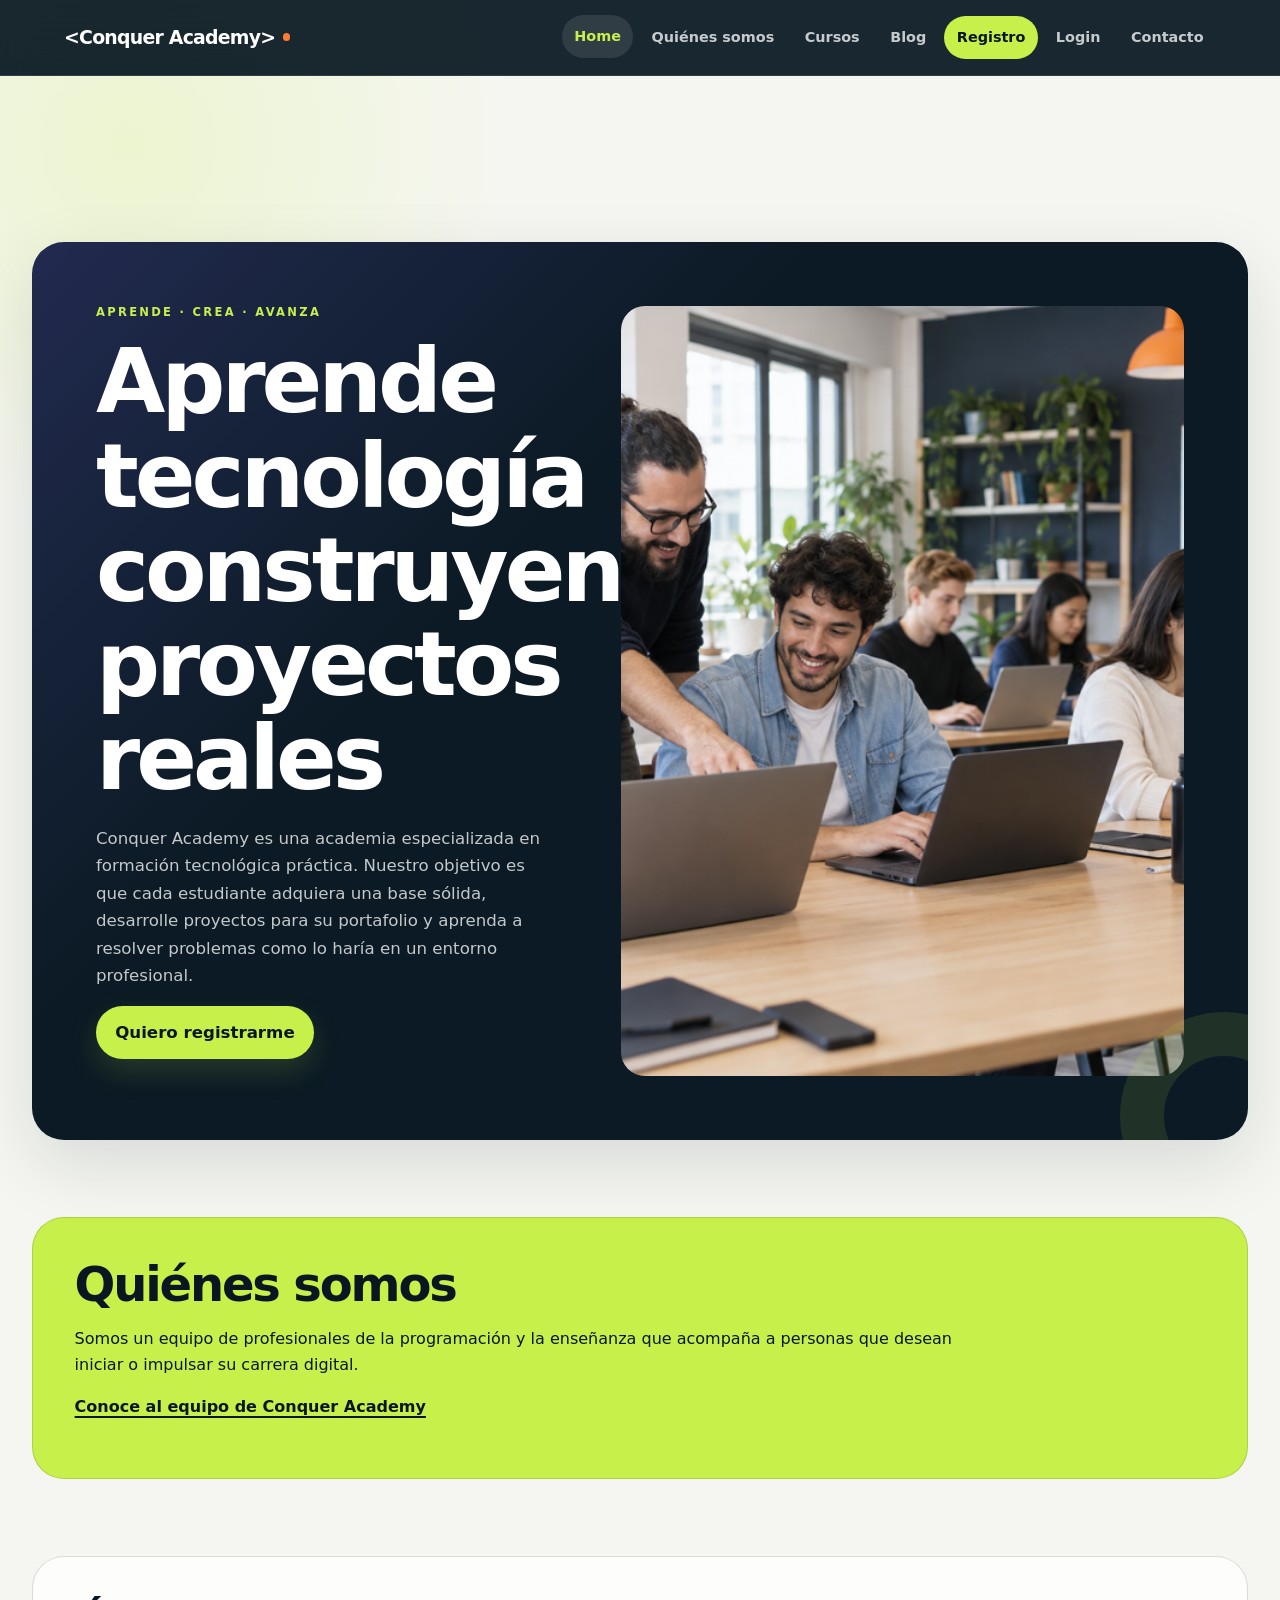
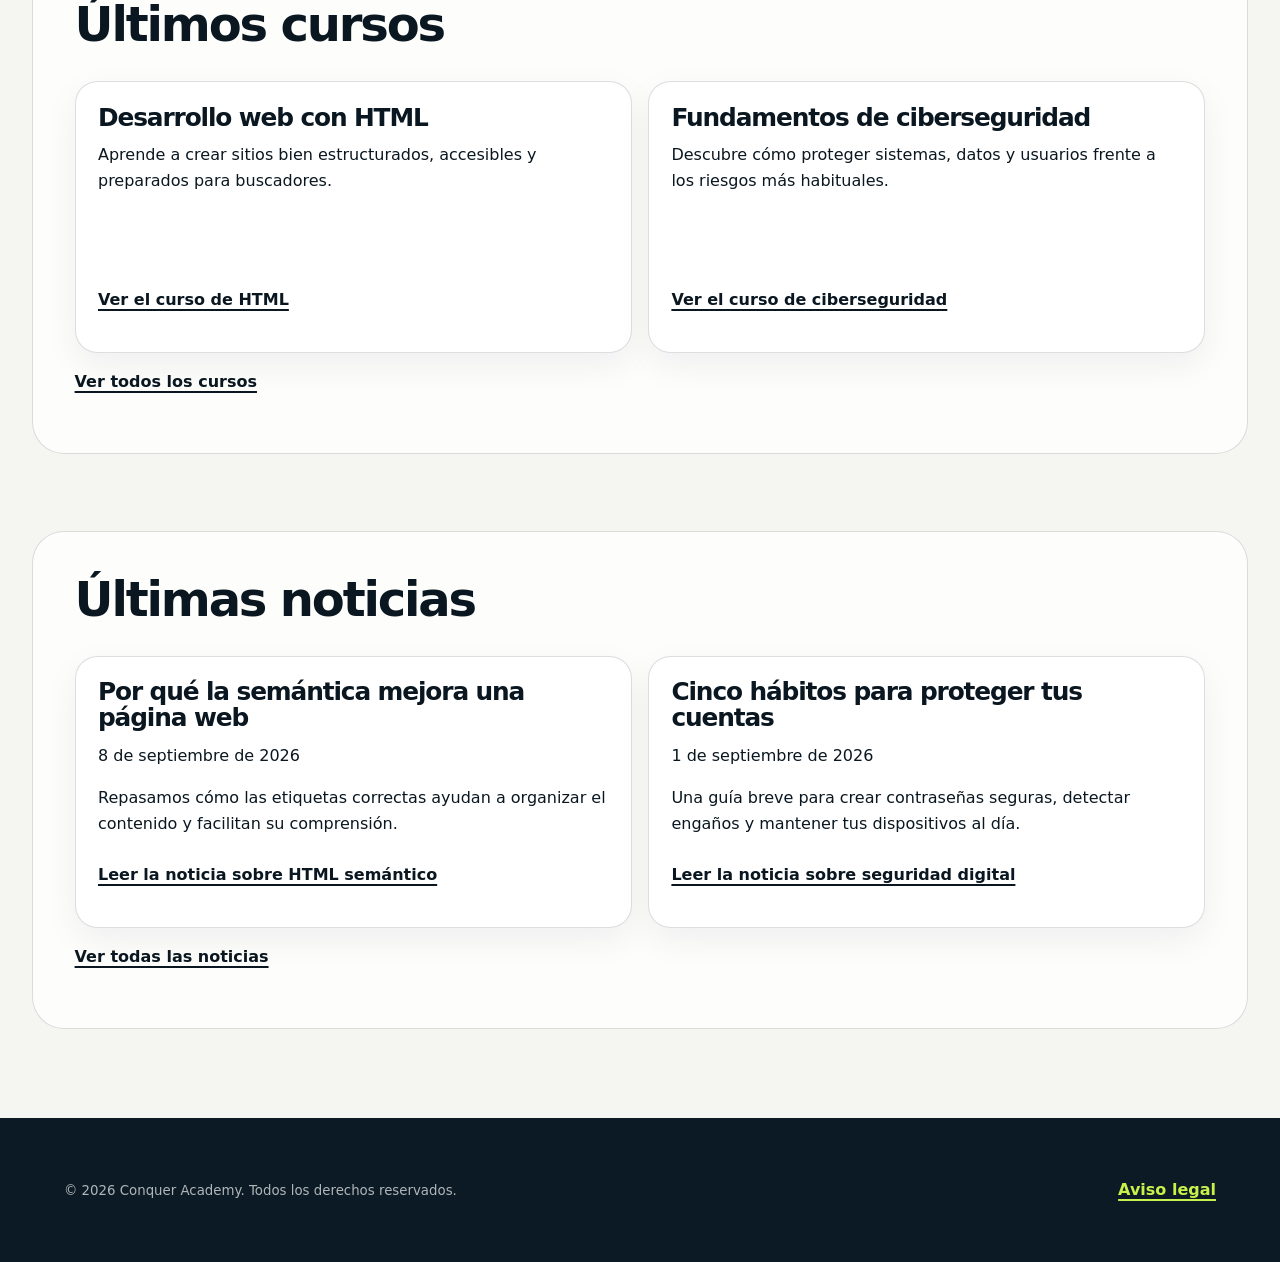
<file: index.html>
<!DOCTYPE html>
<html lang="es">
<head>
    <meta charset="UTF-8">
    <meta name="viewport" content="width=device-width, initial-scale=1.0">
    <meta name="description" content="Conquer Academy, una academia tecnológica para aprender desarrollo web, programación y ciberseguridad con formación práctica.">
    <title>Conquer Academy | Formación tecnológica</title>
    <link rel="icon" href="imagenes/favicon.svg" type="image/svg+xml">
    <link rel="stylesheet" href="estilos.css">
    <script src="interacciones.js" defer></script>
</head>
<body class="inicio">
    <header>
        <a href="index.html" aria-label="Ir a la página de inicio"><strong>&lt;Conquer Academy&gt;</strong></a>
        <nav aria-label="Navegación principal">
            <ul>
                <li><a href="index.html" aria-current="page">Home</a></li>
                <li><a href="paginas/quienes-somos.html">Quiénes somos</a></li>
                <li><a href="paginas/cursos.html">Cursos</a></li>
                <li><a href="paginas/blog.html">Blog</a></li>
                <li><a href="paginas/registro.html">Registro</a></li>
                <li><a href="paginas/login.html">Login</a></li>
                <li><a href="paginas/contacto.html">Contacto</a></li>
            </ul>
        </nav>
    </header>

    <main>
        <section>
            <h1>Aprende tecnología construyendo proyectos reales</h1>
            <img
                src="imagenes/academia-960.png"
                srcset="imagenes/academia-360.png 360w, imagenes/academia-960.png 960w"
                sizes="(max-width: 1000px) 360px, 960px"
                alt="Estudiantes de programación trabajando con un mentor en un aula"
            >
            <p>Conquer Academy es una academia especializada en formación tecnológica práctica. Nuestro objetivo es que cada estudiante adquiera una base sólida, desarrolle proyectos para su portafolio y aprenda a resolver problemas como lo haría en un entorno profesional.</p>
            <p><a href="paginas/registro.html">Quiero registrarme</a></p>
        </section>

        <section>
            <h2>Quiénes somos</h2>
            <p>Somos un equipo de profesionales de la programación y la enseñanza que acompaña a personas que desean iniciar o impulsar su carrera digital.</p>
            <p><a href="paginas/quienes-somos.html">Conoce al equipo de Conquer Academy</a></p>
        </section>

        <section>
            <h2>Últimos cursos</h2>
            <article>
                <h3>Desarrollo web con HTML</h3>
                <p>Aprende a crear sitios bien estructurados, accesibles y preparados para buscadores.</p>
                <p><a href="paginas/cursos/curso-html.html">Ver el curso de HTML</a></p>
            </article>
            <article>
                <h3>Fundamentos de ciberseguridad</h3>
                <p>Descubre cómo proteger sistemas, datos y usuarios frente a los riesgos más habituales.</p>
                <p><a href="paginas/cursos/curso-ciberseguridad.html">Ver el curso de ciberseguridad</a></p>
            </article>
            <p><a href="paginas/cursos.html">Ver todos los cursos</a></p>
        </section>

        <section>
            <h2>Últimas noticias</h2>
            <article>
                <h3>Por qué la semántica mejora una página web</h3>
                <p><time datetime="2026-09-08">8 de septiembre de 2026</time></p>
                <p>Repasamos cómo las etiquetas correctas ayudan a organizar el contenido y facilitan su comprensión.</p>
                <p><a href="paginas/blog/noticia-semantica.html">Leer la noticia sobre HTML semántico</a></p>
            </article>
            <article>
                <h3>Cinco hábitos para proteger tus cuentas</h3>
                <p><time datetime="2026-09-01">1 de septiembre de 2026</time></p>
                <p>Una guía breve para crear contraseñas seguras, detectar engaños y mantener tus dispositivos al día.</p>
                <p><a href="paginas/blog/noticia-seguridad.html">Leer la noticia sobre seguridad digital</a></p>
            </article>
            <p><a href="paginas/blog.html">Ver todas las noticias</a></p>
        </section>
    </main>

    <footer>
        <p><small>&copy; 2026 Conquer Academy. Todos los derechos reservados.</small></p>
        <p><a href="paginas/aviso-legal.html">Aviso legal</a></p>
    </footer>
</body>
</html>
</file>
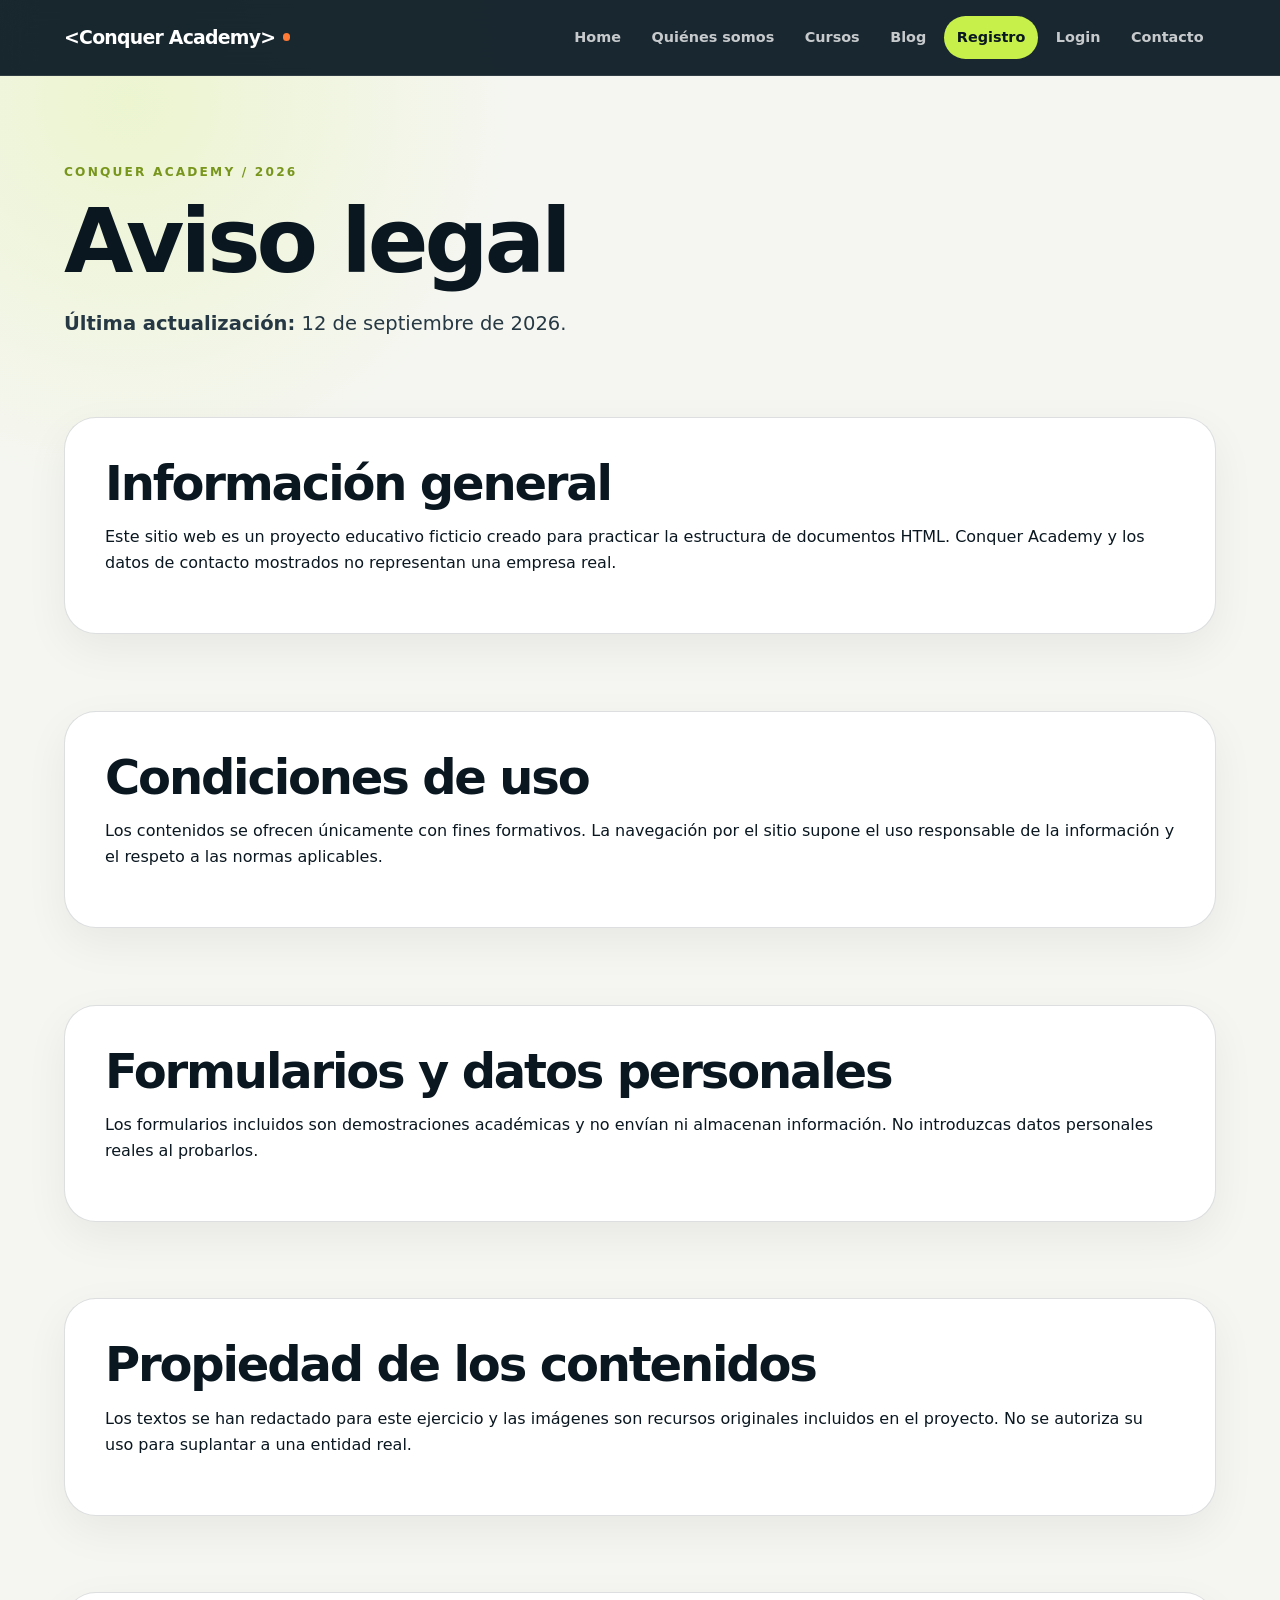
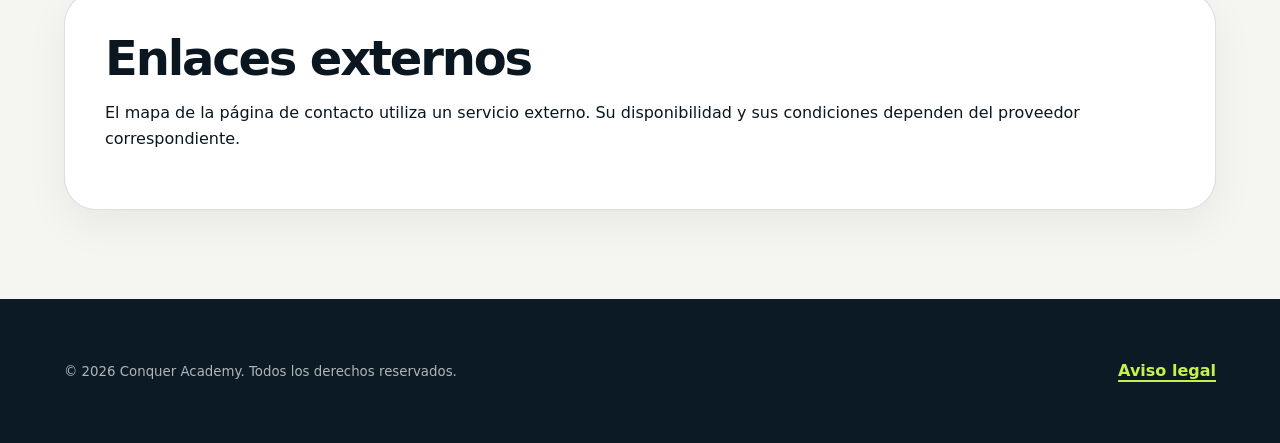
<file: paginas/aviso-legal.html>
<!DOCTYPE html>
<html lang="es">
<head>
    <meta charset="UTF-8">
    <meta name="viewport" content="width=device-width, initial-scale=1.0">
    <meta name="description" content="Aviso legal y condiciones de uso del sitio académico de Conquer Academy.">
    <title>Aviso legal | Conquer Academy</title>
    <link rel="icon" href="../imagenes/favicon.svg" type="image/svg+xml">
    <link rel="stylesheet" href="../estilos.css">
    <script src="../interacciones.js" defer></script>
</head>
<body class="pagina-legal">
    <header>
        <a href="../index.html" aria-label="Ir a la página de inicio"><strong>&lt;Conquer Academy&gt;</strong></a>
        <nav aria-label="Navegación principal">
            <ul>
                <li><a href="../index.html">Home</a></li>
                <li><a href="quienes-somos.html">Quiénes somos</a></li>
                <li><a href="cursos.html">Cursos</a></li>
                <li><a href="blog.html">Blog</a></li>
                <li><a href="registro.html">Registro</a></li>
                <li><a href="login.html">Login</a></li>
                <li><a href="contacto.html">Contacto</a></li>
            </ul>
        </nav>
    </header>

    <main>
        <h1>Aviso legal</h1>
        <p><strong>Última actualización:</strong> <time datetime="2026-09-12">12 de septiembre de 2026</time>.</p>

        <section>
            <h2>Información general</h2>
            <p>Este sitio web es un proyecto educativo ficticio creado para practicar la estructura de documentos HTML. Conquer Academy y los datos de contacto mostrados no representan una empresa real.</p>
        </section>

        <section>
            <h2>Condiciones de uso</h2>
            <p>Los contenidos se ofrecen únicamente con fines formativos. La navegación por el sitio supone el uso responsable de la información y el respeto a las normas aplicables.</p>
        </section>

        <section>
            <h2>Formularios y datos personales</h2>
            <p>Los formularios incluidos son demostraciones académicas y no envían ni almacenan información. No introduzcas datos personales reales al probarlos.</p>
        </section>

        <section>
            <h2>Propiedad de los contenidos</h2>
            <p>Los textos se han redactado para este ejercicio y las imágenes son recursos originales incluidos en el proyecto. No se autoriza su uso para suplantar a una entidad real.</p>
        </section>

        <section>
            <h2>Enlaces externos</h2>
            <p>El mapa de la página de contacto utiliza un servicio externo. Su disponibilidad y sus condiciones dependen del proveedor correspondiente.</p>
        </section>
    </main>

    <footer>
        <p><small>&copy; 2026 Conquer Academy. Todos los derechos reservados.</small></p>
        <p><a href="aviso-legal.html" aria-current="page">Aviso legal</a></p>
    </footer>
</body>
</html>
</file>
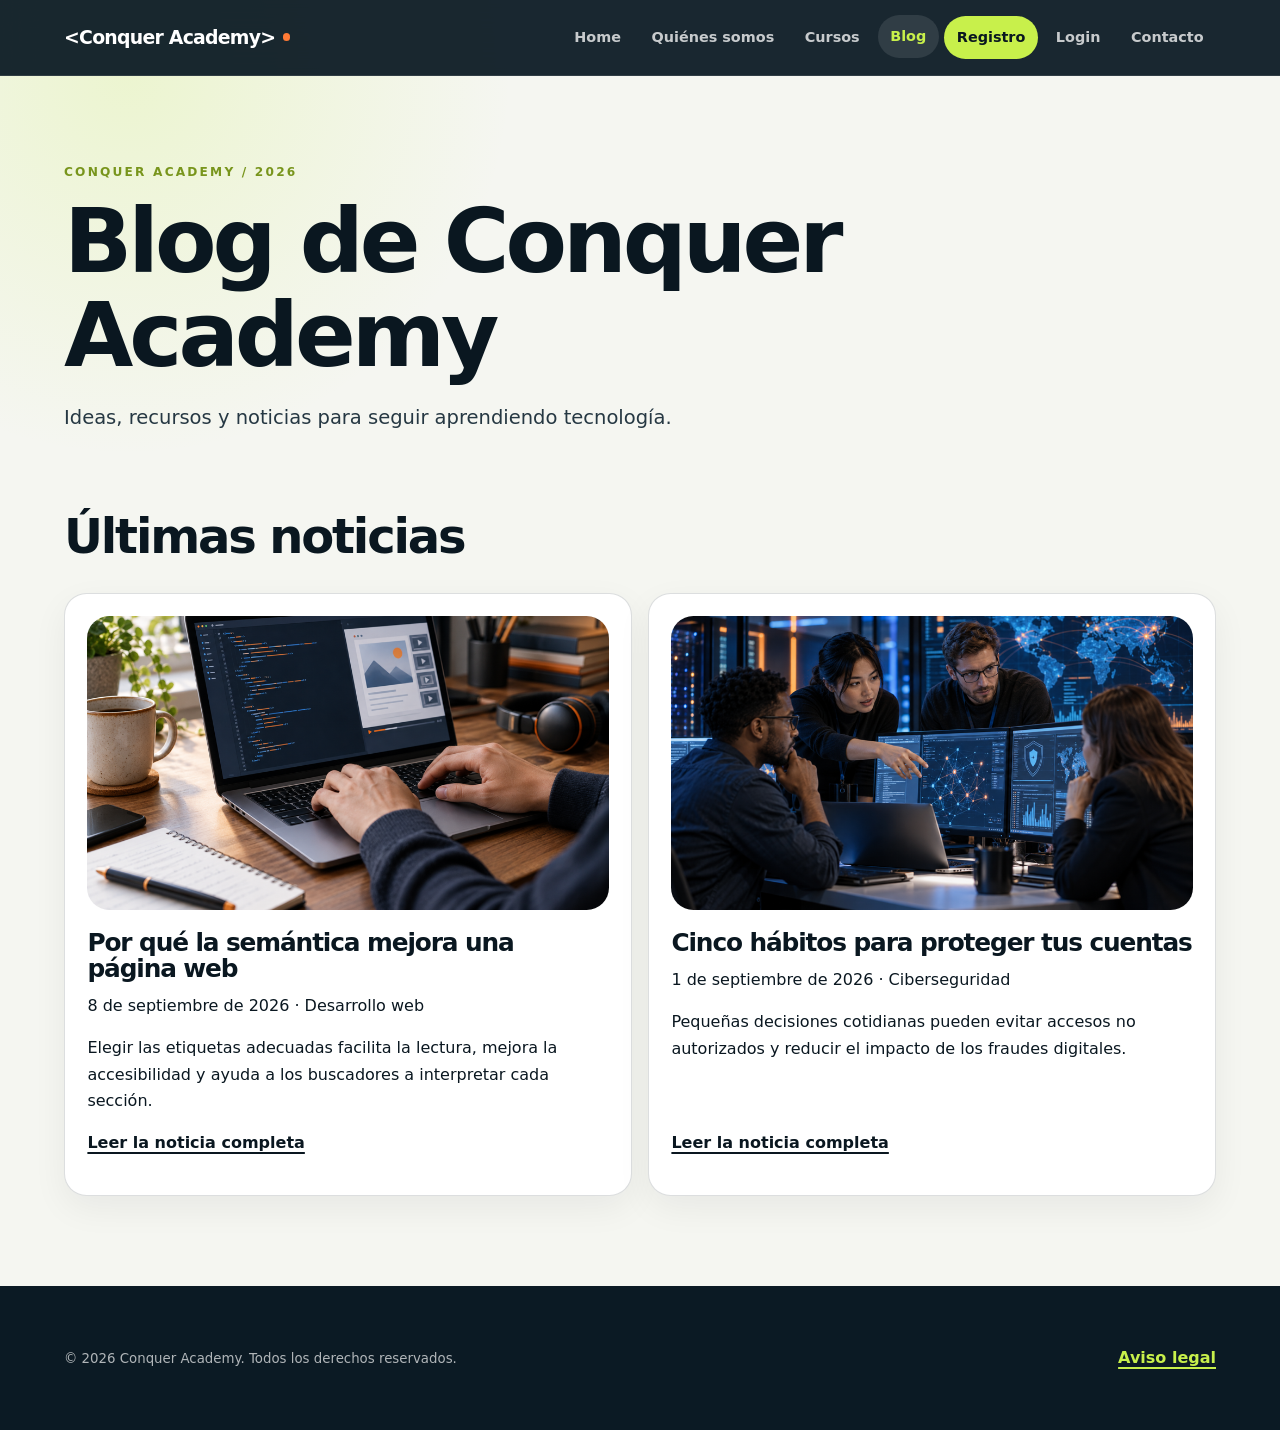
<file: paginas/blog.html>
<!DOCTYPE html>
<html lang="es">
<head>
    <meta charset="UTF-8">
    <meta name="viewport" content="width=device-width, initial-scale=1.0">
    <meta name="description" content="Noticias y artículos de Conquer Academy sobre desarrollo web, programación y seguridad digital.">
    <title>Blog | Conquer Academy</title>
    <link rel="icon" href="../imagenes/favicon.svg" type="image/svg+xml">
    <link rel="stylesheet" href="../estilos.css">
    <script src="../interacciones.js" defer></script>
</head>
<body class="pagina-blog">
    <header>
        <a href="../index.html" aria-label="Ir a la página de inicio"><strong>&lt;Conquer Academy&gt;</strong></a>
        <nav aria-label="Navegación principal">
            <ul>
                <li><a href="../index.html">Home</a></li>
                <li><a href="quienes-somos.html">Quiénes somos</a></li>
                <li><a href="cursos.html">Cursos</a></li>
                <li><a href="blog.html" aria-current="page">Blog</a></li>
                <li><a href="registro.html">Registro</a></li>
                <li><a href="login.html">Login</a></li>
                <li><a href="contacto.html">Contacto</a></li>
            </ul>
        </nav>
    </header>

    <main>
        <h1>Blog de Conquer Academy</h1>
        <p>Ideas, recursos y noticias para seguir aprendiendo tecnología.</p>

        <section>
            <h2>Últimas noticias</h2>
            <article>
                <h3>Por qué la semántica mejora una página web</h3>
                <p><time datetime="2026-09-08">8 de septiembre de 2026</time> · Desarrollo web</p>
                <img
                    src="../imagenes/desarrollo-web-960.png"
                    srcset="../imagenes/desarrollo-web-360.png 360w, ../imagenes/desarrollo-web-960.png 960w"
                    sizes="(max-width: 1000px) 360px, 960px"
                    alt="Portátil con código de una página web"
                >
                <p>Elegir las etiquetas adecuadas facilita la lectura, mejora la accesibilidad y ayuda a los buscadores a interpretar cada sección.</p>
                <p><a href="blog/noticia-semantica.html">Leer la noticia completa</a></p>
            </article>

            <article>
                <h3>Cinco hábitos para proteger tus cuentas</h3>
                <p><time datetime="2026-09-01">1 de septiembre de 2026</time> · Ciberseguridad</p>
                <img
                    src="../imagenes/ciberseguridad-960.png"
                    srcset="../imagenes/ciberseguridad-360.png 360w, ../imagenes/ciberseguridad-960.png 960w"
                    sizes="(max-width: 1000px) 360px, 960px"
                    alt="Equipo profesional revisando la seguridad de una red"
                    loading="lazy"
                >
                <p>Pequeñas decisiones cotidianas pueden evitar accesos no autorizados y reducir el impacto de los fraudes digitales.</p>
                <p><a href="blog/noticia-seguridad.html">Leer la noticia completa</a></p>
            </article>
        </section>
    </main>

    <footer>
        <p><small>&copy; 2026 Conquer Academy. Todos los derechos reservados.</small></p>
        <p><a href="aviso-legal.html">Aviso legal</a></p>
    </footer>
</body>
</html>
</file>
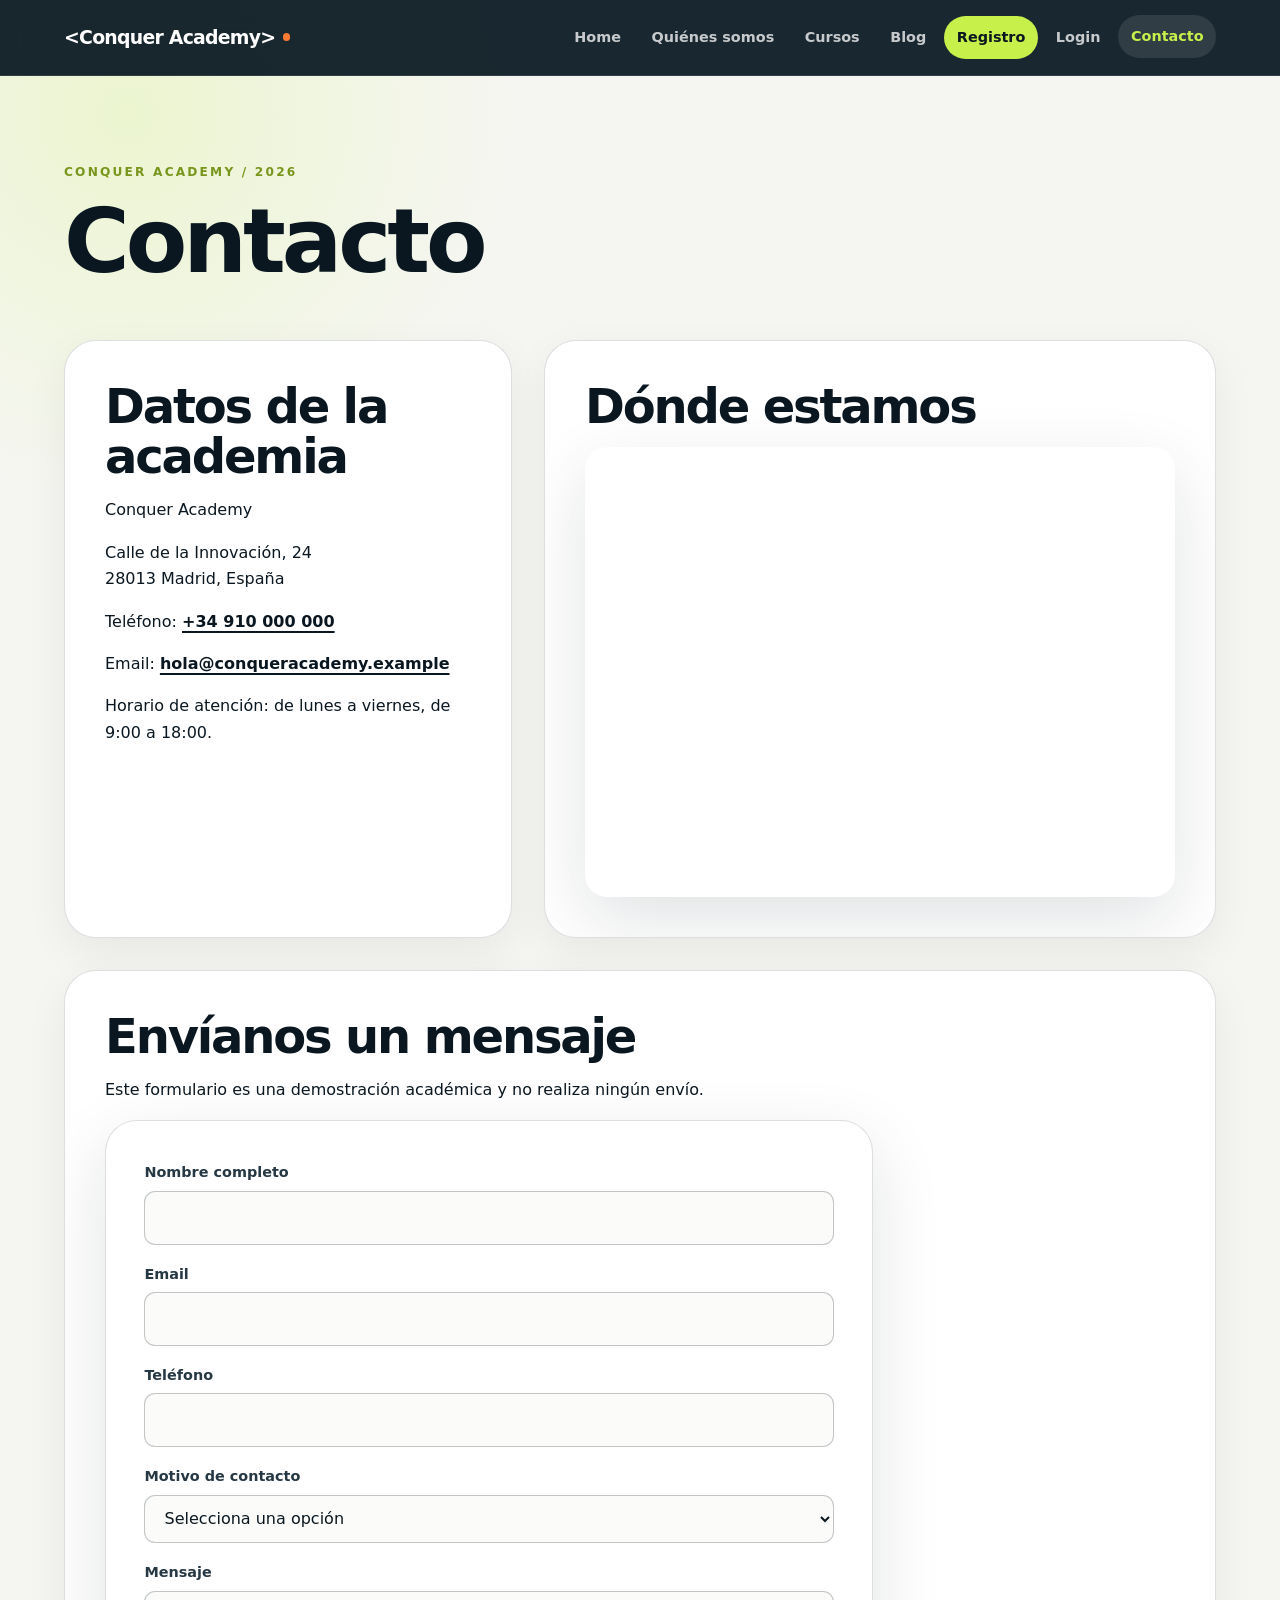
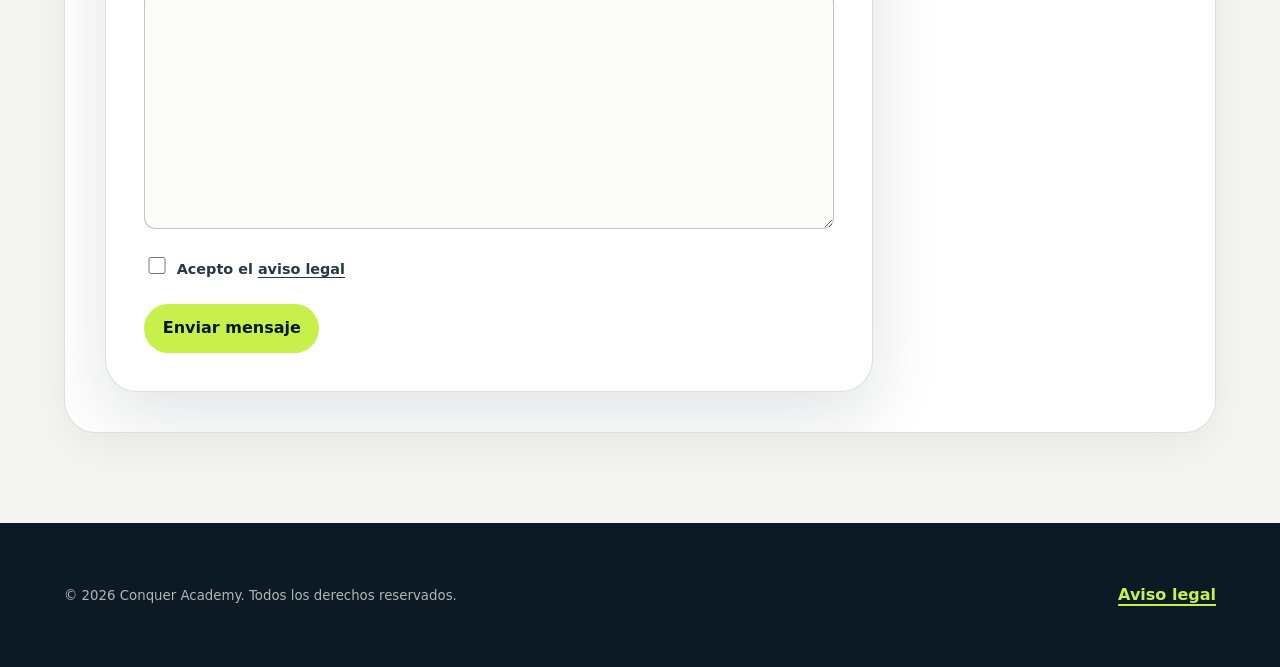
<file: paginas/contacto.html>
<!DOCTYPE html>
<html lang="es">
<head>
    <meta charset="UTF-8">
    <meta name="viewport" content="width=device-width, initial-scale=1.0">
    <meta name="description" content="Datos, mapa y formulario de contacto de Conquer Academy.">
    <title>Contacto | Conquer Academy</title>
    <link rel="icon" href="../imagenes/favicon.svg" type="image/svg+xml">
    <link rel="stylesheet" href="../estilos.css">
    <script src="../interacciones.js" defer></script>
</head>
<body class="pagina-contacto">
    <header>
        <a href="../index.html" aria-label="Ir a la página de inicio"><strong>&lt;Conquer Academy&gt;</strong></a>
        <nav aria-label="Navegación principal">
            <ul>
                <li><a href="../index.html">Home</a></li>
                <li><a href="quienes-somos.html">Quiénes somos</a></li>
                <li><a href="cursos.html">Cursos</a></li>
                <li><a href="blog.html">Blog</a></li>
                <li><a href="registro.html">Registro</a></li>
                <li><a href="login.html">Login</a></li>
                <li><a href="contacto.html" aria-current="page">Contacto</a></li>
            </ul>
        </nav>
    </header>

    <main>
        <h1>Contacto</h1>

        <section>
            <h2>Datos de la academia</h2>
            <address>
                <p>Conquer Academy</p>
                <p>Calle de la Innovación, 24<br>28013 Madrid, España</p>
                <p>Teléfono: <a href="tel:+34910000000">+34 910 000 000</a></p>
                <p>Email: <a href="mailto:hola@conqueracademy.example">hola@conqueracademy.example</a></p>
            </address>
            <p>Horario de atención: de lunes a viernes, de <time datetime="09:00">9:00</time> a <time datetime="18:00">18:00</time>.</p>
        </section>

        <section>
            <h2>Dónde estamos</h2>
            <iframe
                src="https://www.google.com/maps?q=Puerta+del+Sol,+Madrid&amp;output=embed"
                width="600"
                height="450"
                loading="lazy"
                title="Mapa con la ubicación de Conquer Academy en Madrid"
                allowfullscreen
            ></iframe>
        </section>

        <section>
            <h2>Envíanos un mensaje</h2>
            <p>Este formulario es una demostración académica y no realiza ningún envío.</p>
            <form action="#" method="post">
                <p>
                    <label for="nombre">Nombre completo</label><br>
                    <input type="text" id="nombre" name="nombre" autocomplete="name" required>
                </p>

                <p>
                    <label for="email">Email</label><br>
                    <input type="email" id="email" name="email" autocomplete="email" required>
                </p>

                <p>
                    <label for="telefono">Teléfono</label><br>
                    <input type="tel" id="telefono" name="telefono" autocomplete="tel">
                </p>

                <p>
                    <label for="motivo">Motivo de contacto</label><br>
                    <select id="motivo" name="motivo" required>
                        <option value="">Selecciona una opción</option>
                        <option value="cursos">Información sobre cursos</option>
                        <option value="registro">Ayuda con el registro</option>
                        <option value="colaboracion">Colaboraciones</option>
                        <option value="otro">Otro asunto</option>
                    </select>
                </p>

                <p>
                    <label for="mensaje">Mensaje</label><br>
                    <textarea id="mensaje" name="mensaje" rows="8" cols="50" required></textarea>
                </p>

                <p>
                    <input type="checkbox" id="privacidad" name="privacidad" required>
                    <label for="privacidad">Acepto el <a href="aviso-legal.html">aviso legal</a></label>
                </p>

                <button type="submit">Enviar mensaje</button>
            </form>
        </section>
    </main>

    <footer>
        <p><small>&copy; 2026 Conquer Academy. Todos los derechos reservados.</small></p>
        <p><a href="aviso-legal.html">Aviso legal</a></p>
    </footer>
</body>
</html>
</file>
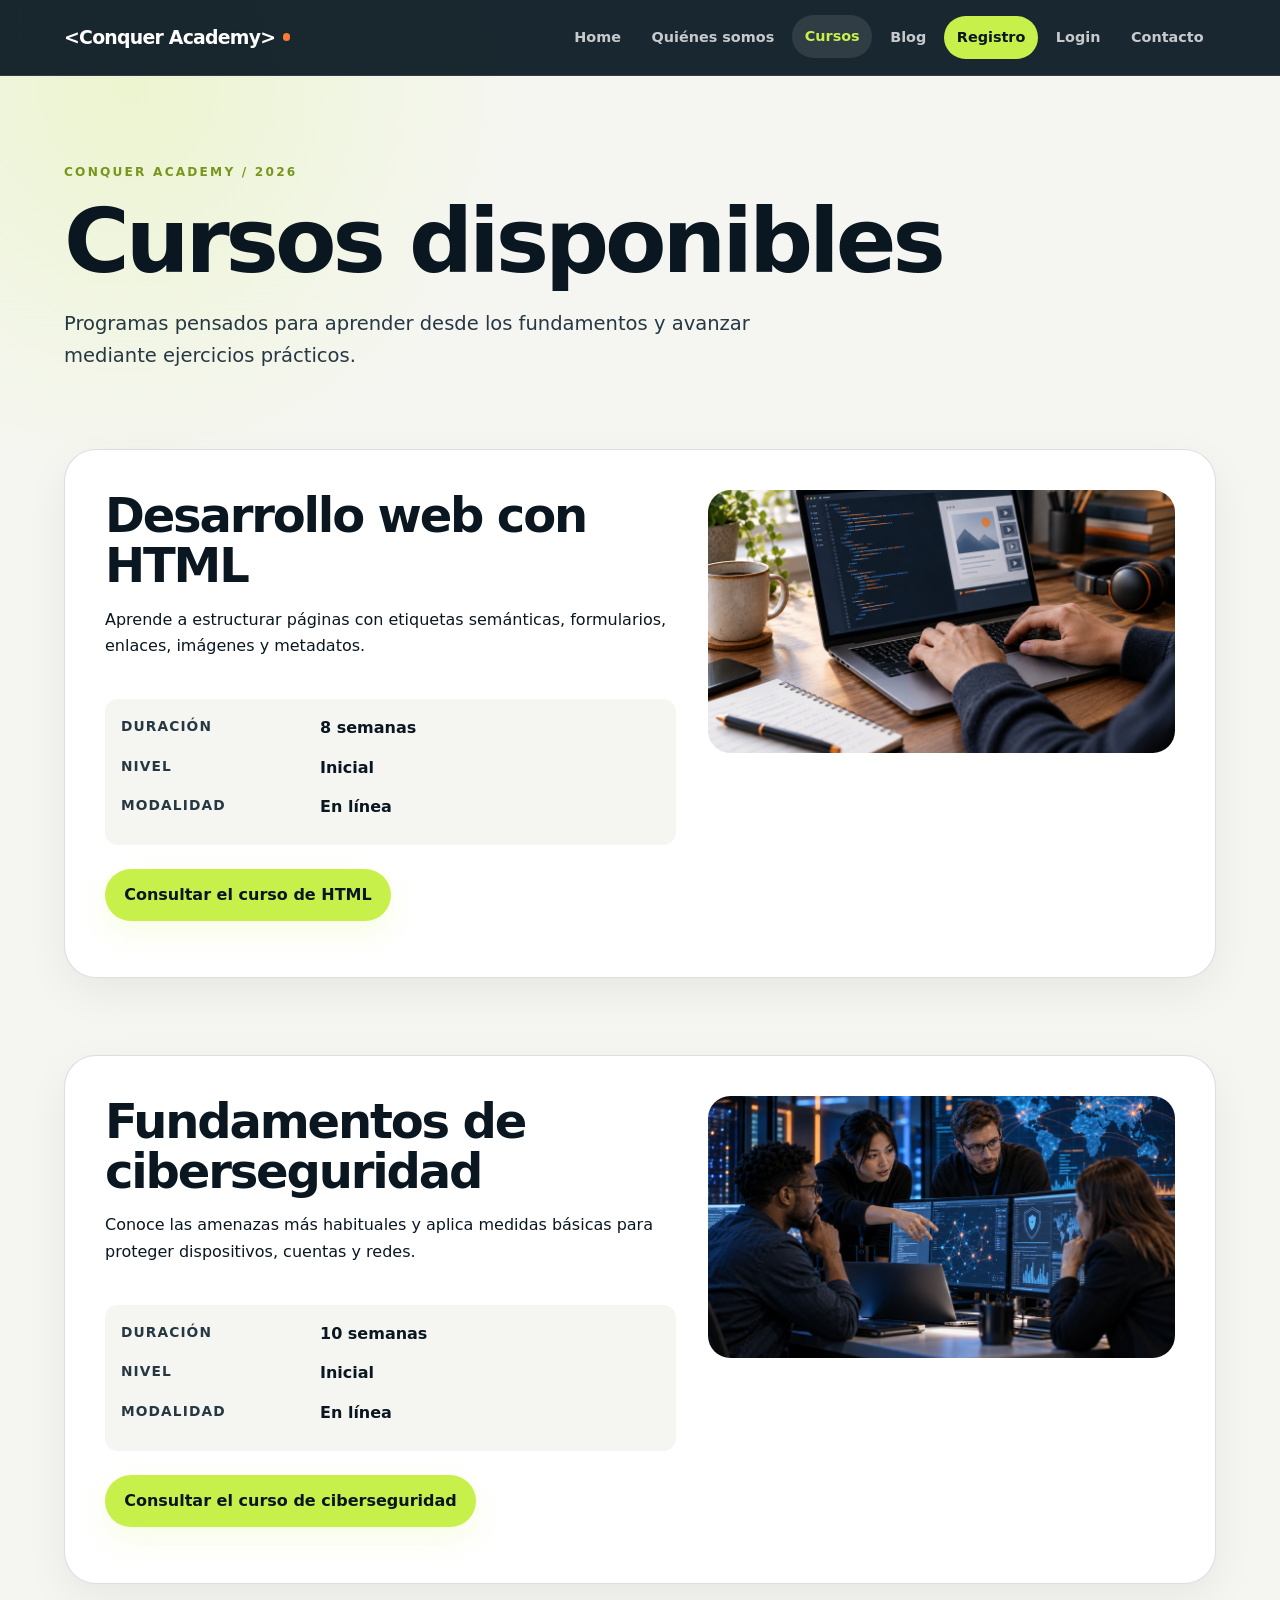
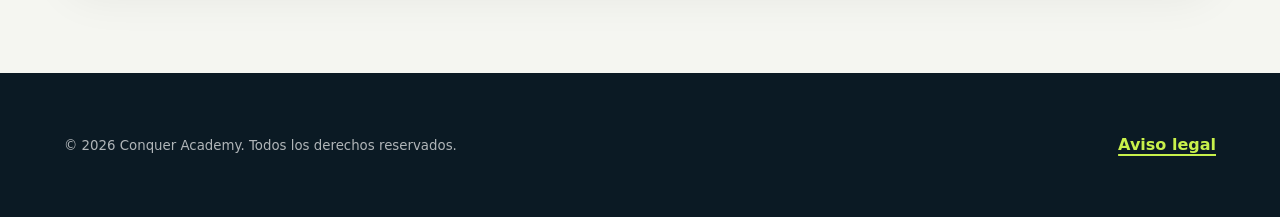
<file: paginas/cursos.html>
<!DOCTYPE html>
<html lang="es">
<head>
    <meta charset="UTF-8">
    <meta name="viewport" content="width=device-width, initial-scale=1.0">
    <meta name="description" content="Consulta los cursos disponibles de desarrollo web y ciberseguridad en Conquer Academy.">
    <title>Cursos | Conquer Academy</title>
    <link rel="icon" href="../imagenes/favicon.svg" type="image/svg+xml">
    <link rel="stylesheet" href="../estilos.css">
    <script src="../interacciones.js" defer></script>
</head>
<body class="pagina-cursos">
    <header>
        <a href="../index.html" aria-label="Ir a la página de inicio"><strong>&lt;Conquer Academy&gt;</strong></a>
        <nav aria-label="Navegación principal">
            <ul>
                <li><a href="../index.html">Home</a></li>
                <li><a href="quienes-somos.html">Quiénes somos</a></li>
                <li><a href="cursos.html" aria-current="page">Cursos</a></li>
                <li><a href="blog.html">Blog</a></li>
                <li><a href="registro.html">Registro</a></li>
                <li><a href="login.html">Login</a></li>
                <li><a href="contacto.html">Contacto</a></li>
            </ul>
        </nav>
    </header>

    <main>
        <h1>Cursos disponibles</h1>
        <p>Programas pensados para aprender desde los fundamentos y avanzar mediante ejercicios prácticos.</p>

        <section>
            <h2>Desarrollo web con HTML</h2>
            <img
                src="../imagenes/desarrollo-web-960.png"
                srcset="../imagenes/desarrollo-web-360.png 360w, ../imagenes/desarrollo-web-960.png 960w"
                sizes="(max-width: 1000px) 360px, 960px"
                alt="Ordenador portátil utilizado para desarrollar una página web"
            >
            <p>Aprende a estructurar páginas con etiquetas semánticas, formularios, enlaces, imágenes y metadatos.</p>
            <dl>
                <dt>Duración</dt>
                <dd>8 semanas</dd>
                <dt>Nivel</dt>
                <dd>Inicial</dd>
                <dt>Modalidad</dt>
                <dd>En línea</dd>
            </dl>
            <p><a href="cursos/curso-html.html">Consultar el curso de HTML</a></p>
        </section>

        <section>
            <h2>Fundamentos de ciberseguridad</h2>
            <img
                src="../imagenes/ciberseguridad-960.png"
                srcset="../imagenes/ciberseguridad-360.png 360w, ../imagenes/ciberseguridad-960.png 960w"
                sizes="(max-width: 1000px) 360px, 960px"
                alt="Equipo de profesionales analizando la seguridad de una red"
                loading="lazy"
            >
            <p>Conoce las amenazas más habituales y aplica medidas básicas para proteger dispositivos, cuentas y redes.</p>
            <dl>
                <dt>Duración</dt>
                <dd>10 semanas</dd>
                <dt>Nivel</dt>
                <dd>Inicial</dd>
                <dt>Modalidad</dt>
                <dd>En línea</dd>
            </dl>
            <p><a href="cursos/curso-ciberseguridad.html">Consultar el curso de ciberseguridad</a></p>
        </section>
    </main>

    <footer>
        <p><small>&copy; 2026 Conquer Academy. Todos los derechos reservados.</small></p>
        <p><a href="aviso-legal.html">Aviso legal</a></p>
    </footer>
</body>
</html>
</file>
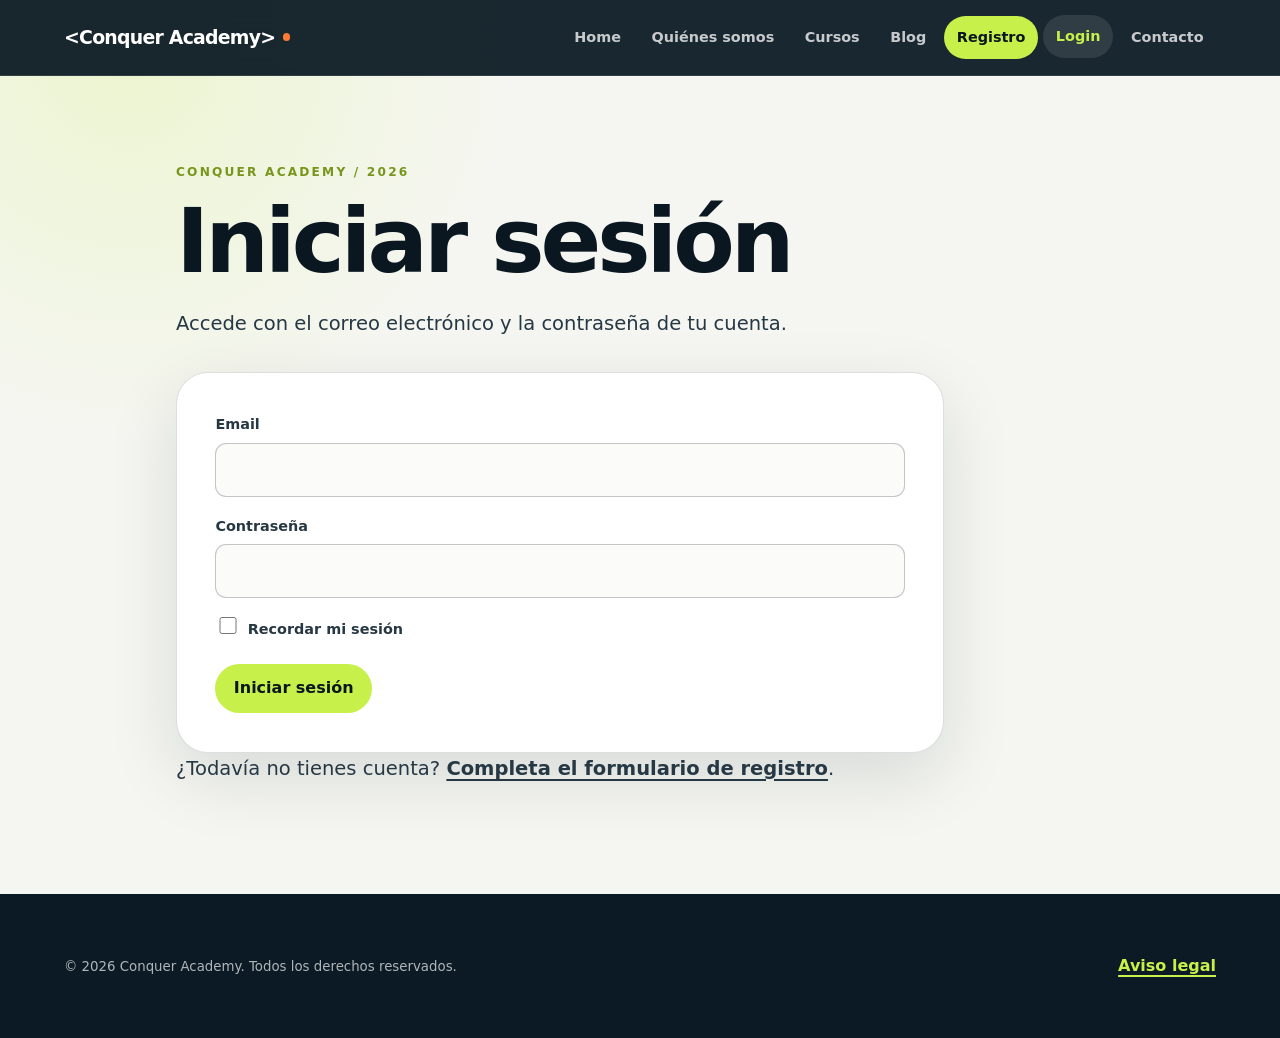
<file: paginas/login.html>
<!DOCTYPE html>
<html lang="es">
<head>
    <meta charset="UTF-8">
    <meta name="viewport" content="width=device-width, initial-scale=1.0">
    <meta name="description" content="Inicio de sesión para estudiantes registrados en Conquer Academy.">
    <title>Login | Conquer Academy</title>
    <link rel="icon" href="../imagenes/favicon.svg" type="image/svg+xml">
    <link rel="stylesheet" href="../estilos.css">
    <script src="../interacciones.js" defer></script>
</head>
<body class="pagina-login">
    <header>
        <a href="../index.html" aria-label="Ir a la página de inicio"><strong>&lt;Conquer Academy&gt;</strong></a>
        <nav aria-label="Navegación principal">
            <ul>
                <li><a href="../index.html">Home</a></li>
                <li><a href="quienes-somos.html">Quiénes somos</a></li>
                <li><a href="cursos.html">Cursos</a></li>
                <li><a href="blog.html">Blog</a></li>
                <li><a href="registro.html">Registro</a></li>
                <li><a href="login.html" aria-current="page">Login</a></li>
                <li><a href="contacto.html">Contacto</a></li>
            </ul>
        </nav>
    </header>

    <main>
        <h1>Iniciar sesión</h1>
        <p>Accede con el correo electrónico y la contraseña de tu cuenta.</p>

        <form action="#" method="post">
            <p>
                <label for="email">Email</label><br>
                <input type="email" id="email" name="email" autocomplete="email" required>
            </p>

            <p>
                <label for="contrasena">Contraseña</label><br>
                <input type="password" id="contrasena" name="contrasena" autocomplete="current-password" required>
            </p>

            <p>
                <input type="checkbox" id="recordar" name="recordar">
                <label for="recordar">Recordar mi sesión</label>
            </p>

            <button type="submit">Iniciar sesión</button>
        </form>

        <p>¿Todavía no tienes cuenta? <a href="registro.html">Completa el formulario de registro</a>.</p>
    </main>

    <footer>
        <p><small>&copy; 2026 Conquer Academy. Todos los derechos reservados.</small></p>
        <p><a href="aviso-legal.html">Aviso legal</a></p>
    </footer>
</body>
</html>
</file>
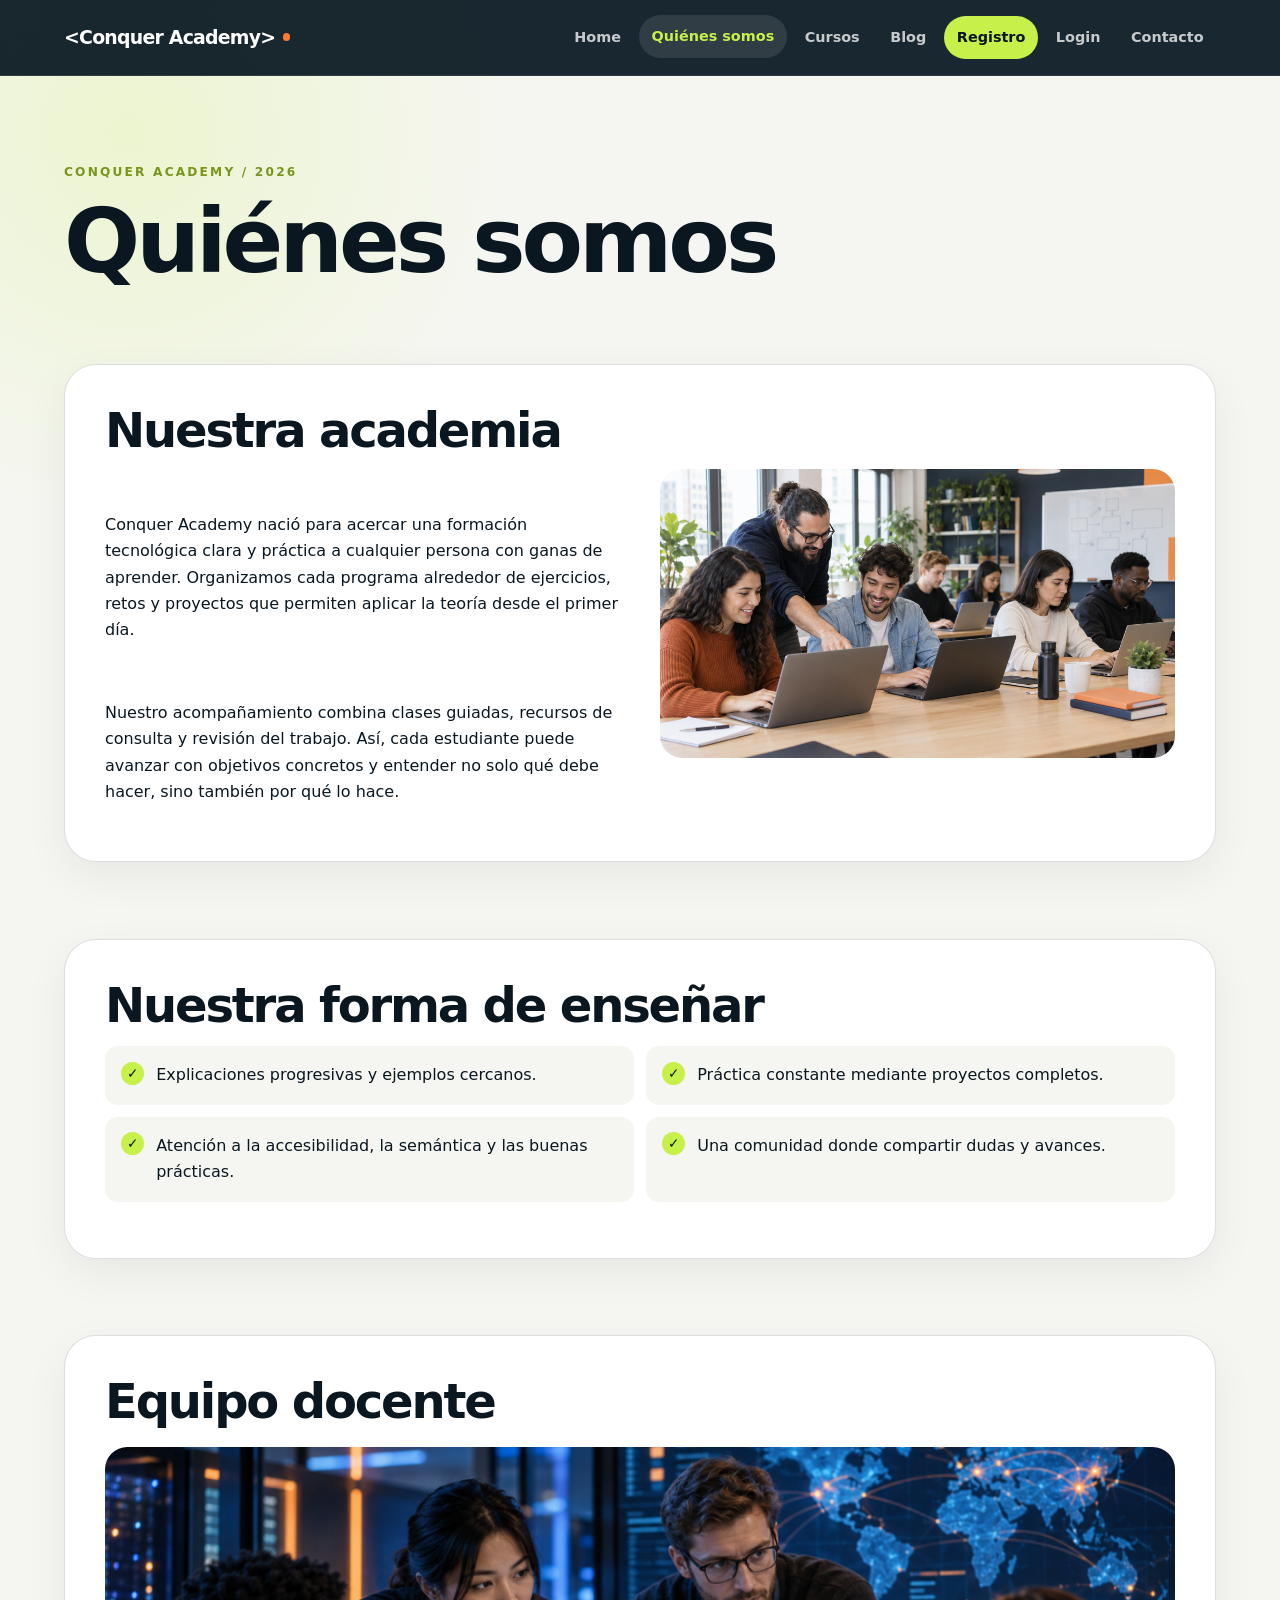
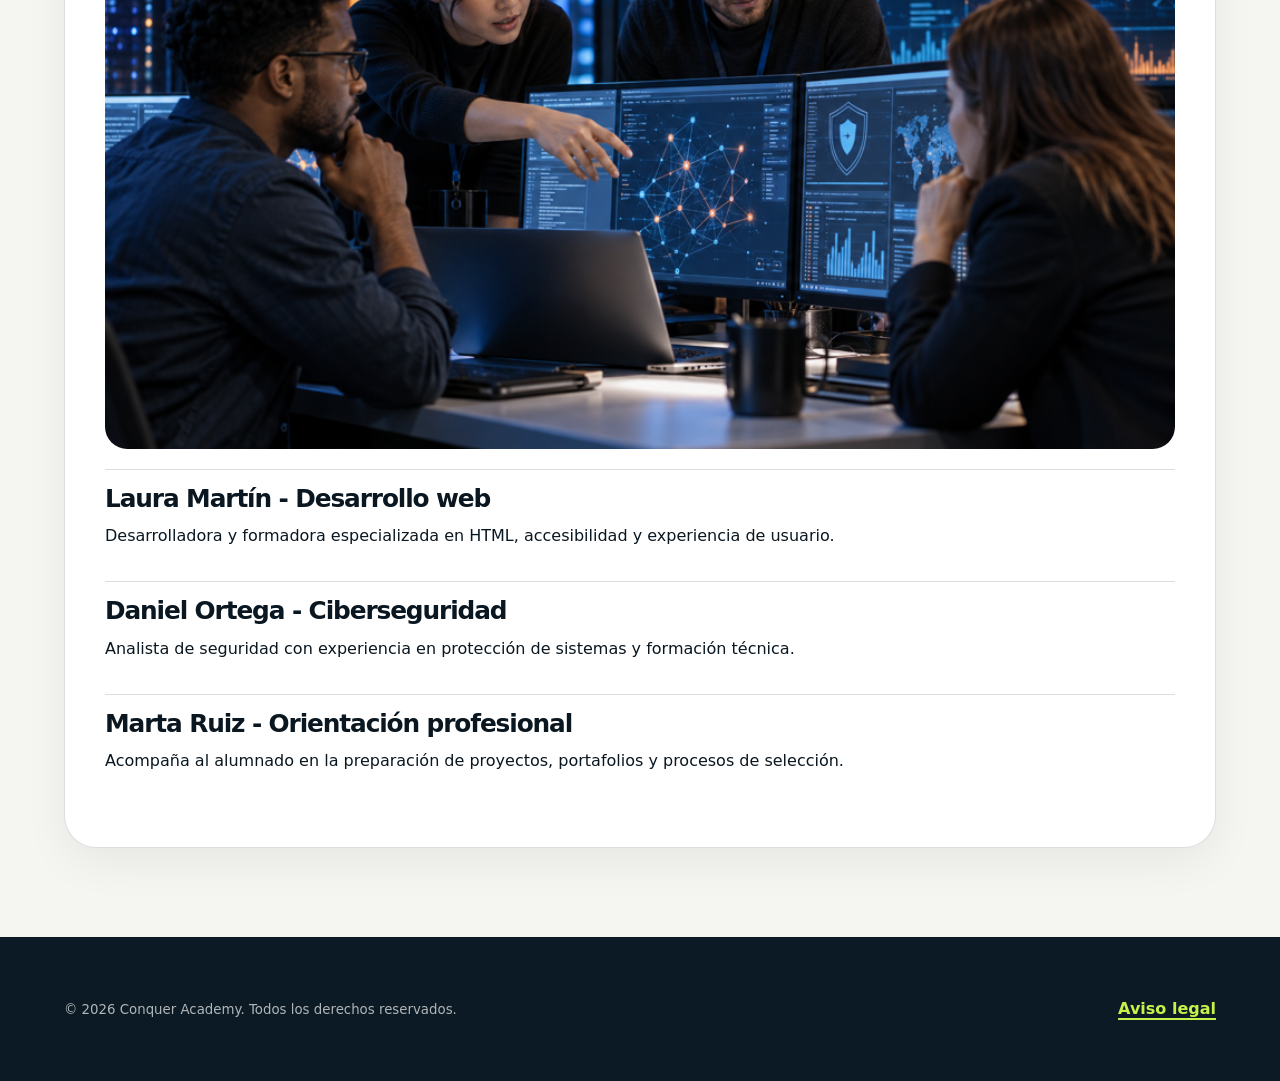
<file: paginas/quienes-somos.html>
<!DOCTYPE html>
<html lang="es">
<head>
    <meta charset="UTF-8">
    <meta name="viewport" content="width=device-width, initial-scale=1.0">
    <meta name="description" content="Conoce la misión, los valores y el equipo docente de Conquer Academy.">
    <title>Quiénes somos | Conquer Academy</title>
    <link rel="icon" href="../imagenes/favicon.svg" type="image/svg+xml">
    <link rel="stylesheet" href="../estilos.css">
    <script src="../interacciones.js" defer></script>
</head>
<body class="pagina-equipo">
    <header>
        <a href="../index.html" aria-label="Ir a la página de inicio"><strong>&lt;Conquer Academy&gt;</strong></a>
        <nav aria-label="Navegación principal">
            <ul>
                <li><a href="../index.html">Home</a></li>
                <li><a href="quienes-somos.html" aria-current="page">Quiénes somos</a></li>
                <li><a href="cursos.html">Cursos</a></li>
                <li><a href="blog.html">Blog</a></li>
                <li><a href="registro.html">Registro</a></li>
                <li><a href="login.html">Login</a></li>
                <li><a href="contacto.html">Contacto</a></li>
            </ul>
        </nav>
    </header>

    <main>
        <h1>Quiénes somos</h1>
        <section>
            <h2>Nuestra academia</h2>
            <img
                src="../imagenes/academia-960.png"
                srcset="../imagenes/academia-360.png 360w, ../imagenes/academia-960.png 960w"
                sizes="(max-width: 1000px) 360px, 960px"
                alt="Grupo de estudiantes aprendiendo programación en Conquer Academy"
            >
            <p>Conquer Academy nació para acercar una formación tecnológica clara y práctica a cualquier persona con ganas de aprender. Organizamos cada programa alrededor de ejercicios, retos y proyectos que permiten aplicar la teoría desde el primer día.</p>
            <p>Nuestro acompañamiento combina clases guiadas, recursos de consulta y revisión del trabajo. Así, cada estudiante puede avanzar con objetivos concretos y entender no solo qué debe hacer, sino también por qué lo hace.</p>
        </section>

        <section>
            <h2>Nuestra forma de enseñar</h2>
            <ul>
                <li>Explicaciones progresivas y ejemplos cercanos.</li>
                <li>Práctica constante mediante proyectos completos.</li>
                <li>Atención a la accesibilidad, la semántica y las buenas prácticas.</li>
                <li>Una comunidad donde compartir dudas y avances.</li>
            </ul>
        </section>

        <section>
            <h2>Equipo docente</h2>
            <img
                src="../imagenes/ciberseguridad-960.png"
                srcset="../imagenes/ciberseguridad-360.png 360w, ../imagenes/ciberseguridad-960.png 960w"
                sizes="(max-width: 1000px) 360px, 960px"
                alt="Profesionales tecnológicos colaborando frente a varios ordenadores"
                loading="lazy"
            >
            <article>
                <h3>Laura Martín - Desarrollo web</h3>
                <p>Desarrolladora y formadora especializada en HTML, accesibilidad y experiencia de usuario.</p>
            </article>
            <article>
                <h3>Daniel Ortega - Ciberseguridad</h3>
                <p>Analista de seguridad con experiencia en protección de sistemas y formación técnica.</p>
            </article>
            <article>
                <h3>Marta Ruiz - Orientación profesional</h3>
                <p>Acompaña al alumnado en la preparación de proyectos, portafolios y procesos de selección.</p>
            </article>
        </section>
    </main>

    <footer>
        <p><small>&copy; 2026 Conquer Academy. Todos los derechos reservados.</small></p>
        <p><a href="aviso-legal.html">Aviso legal</a></p>
    </footer>
</body>
</html>
</file>
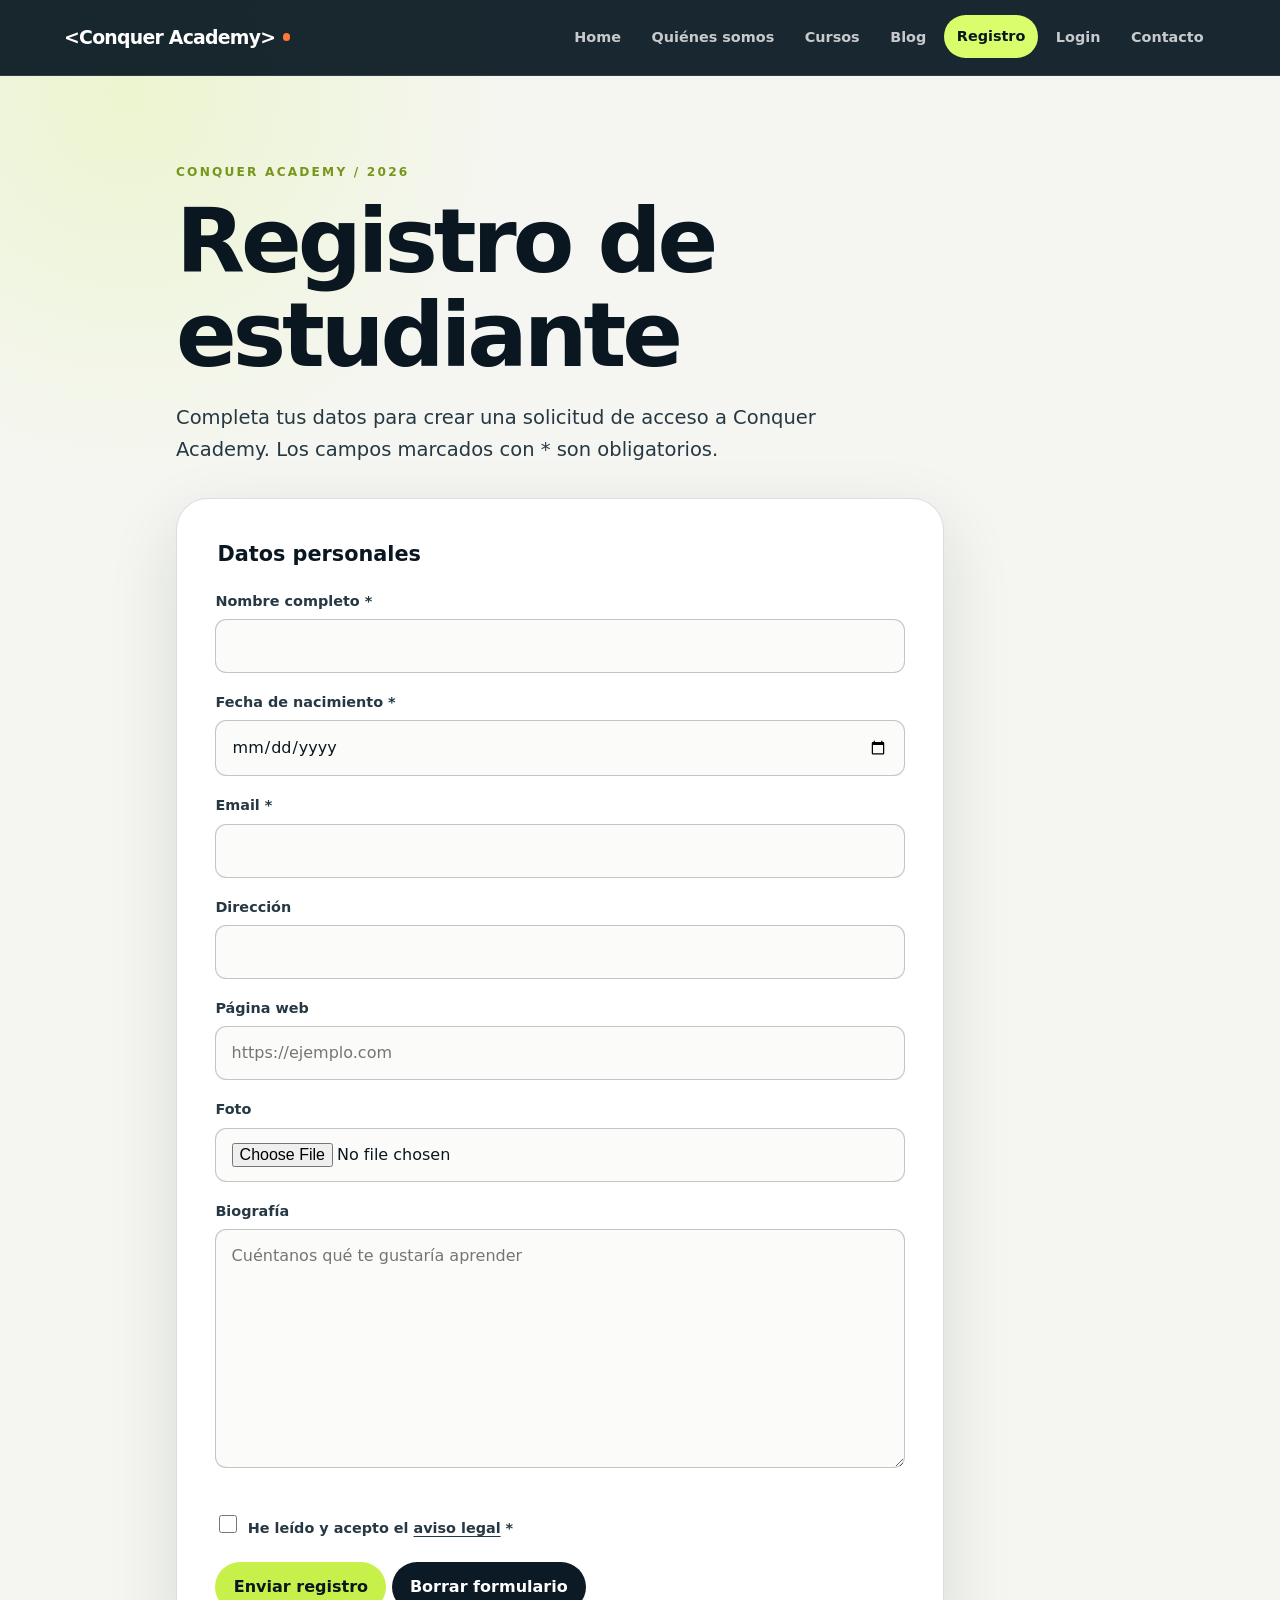
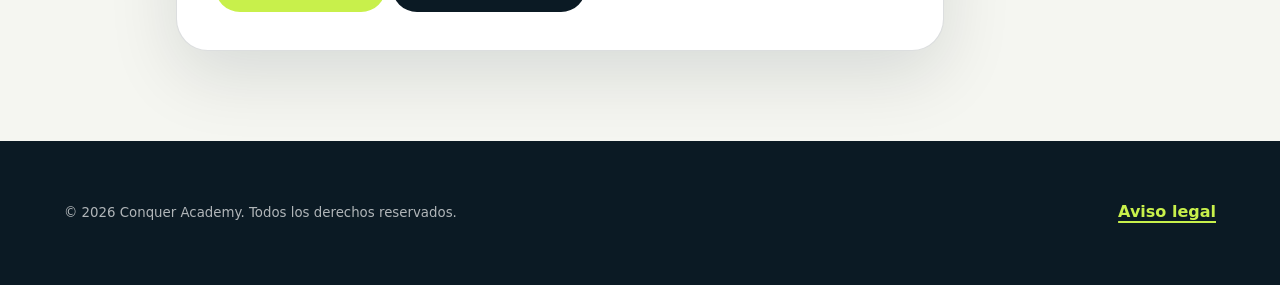
<file: paginas/registro.html>
<!DOCTYPE html>
<html lang="es">
<head>
    <meta charset="UTF-8">
    <meta name="viewport" content="width=device-width, initial-scale=1.0">
    <meta name="description" content="Formulario de registro para nuevos estudiantes de Conquer Academy.">
    <title>Registro | Conquer Academy</title>
    <link rel="icon" href="../imagenes/favicon.svg" type="image/svg+xml">
    <link rel="stylesheet" href="../estilos.css">
    <script src="../interacciones.js" defer></script>
</head>
<body class="pagina-registro">
    <header>
        <a href="../index.html" aria-label="Ir a la página de inicio"><strong>&lt;Conquer Academy&gt;</strong></a>
        <nav aria-label="Navegación principal">
            <ul>
                <li><a href="../index.html">Home</a></li>
                <li><a href="quienes-somos.html">Quiénes somos</a></li>
                <li><a href="cursos.html">Cursos</a></li>
                <li><a href="blog.html">Blog</a></li>
                <li><a href="registro.html" aria-current="page">Registro</a></li>
                <li><a href="login.html">Login</a></li>
                <li><a href="contacto.html">Contacto</a></li>
            </ul>
        </nav>
    </header>

    <main>
        <h1>Registro de estudiante</h1>
        <p>Completa tus datos para crear una solicitud de acceso a Conquer Academy. Los campos marcados con * son obligatorios.</p>

        <form action="#" method="post" enctype="multipart/form-data">
            <fieldset>
                <legend>Datos personales</legend>

                <p>
                    <label for="nombre">Nombre completo *</label><br>
                    <input type="text" id="nombre" name="nombre" autocomplete="name" required>
                </p>

                <p>
                    <label for="fecha-nacimiento">Fecha de nacimiento *</label><br>
                    <input type="date" id="fecha-nacimiento" name="fecha-nacimiento" required>
                </p>

                <p>
                    <label for="email">Email *</label><br>
                    <input type="email" id="email" name="email" autocomplete="email" required>
                </p>

                <p>
                    <label for="direccion">Dirección</label><br>
                    <input type="text" id="direccion" name="direccion" autocomplete="street-address">
                </p>

                <p>
                    <label for="web">Página web</label><br>
                    <input type="url" id="web" name="web" placeholder="https://ejemplo.com">
                </p>

                <p>
                    <label for="foto">Foto</label><br>
                    <input type="file" id="foto" name="foto" accept="image/*">
                </p>

                <p>
                    <label for="biografia">Biografía</label><br>
                    <textarea id="biografia" name="biografia" rows="8" cols="50" placeholder="Cuéntanos qué te gustaría aprender"></textarea>
                </p>
            </fieldset>

            <p>
                <input type="checkbox" id="privacidad" name="privacidad" required>
                <label for="privacidad">He leído y acepto el <a href="aviso-legal.html">aviso legal</a> *</label>
            </p>

            <button type="submit">Enviar registro</button>
            <button type="reset">Borrar formulario</button>
        </form>
    </main>

    <footer>
        <p><small>&copy; 2026 Conquer Academy. Todos los derechos reservados.</small></p>
        <p><a href="aviso-legal.html">Aviso legal</a></p>
    </footer>
</body>
</html>
</file>
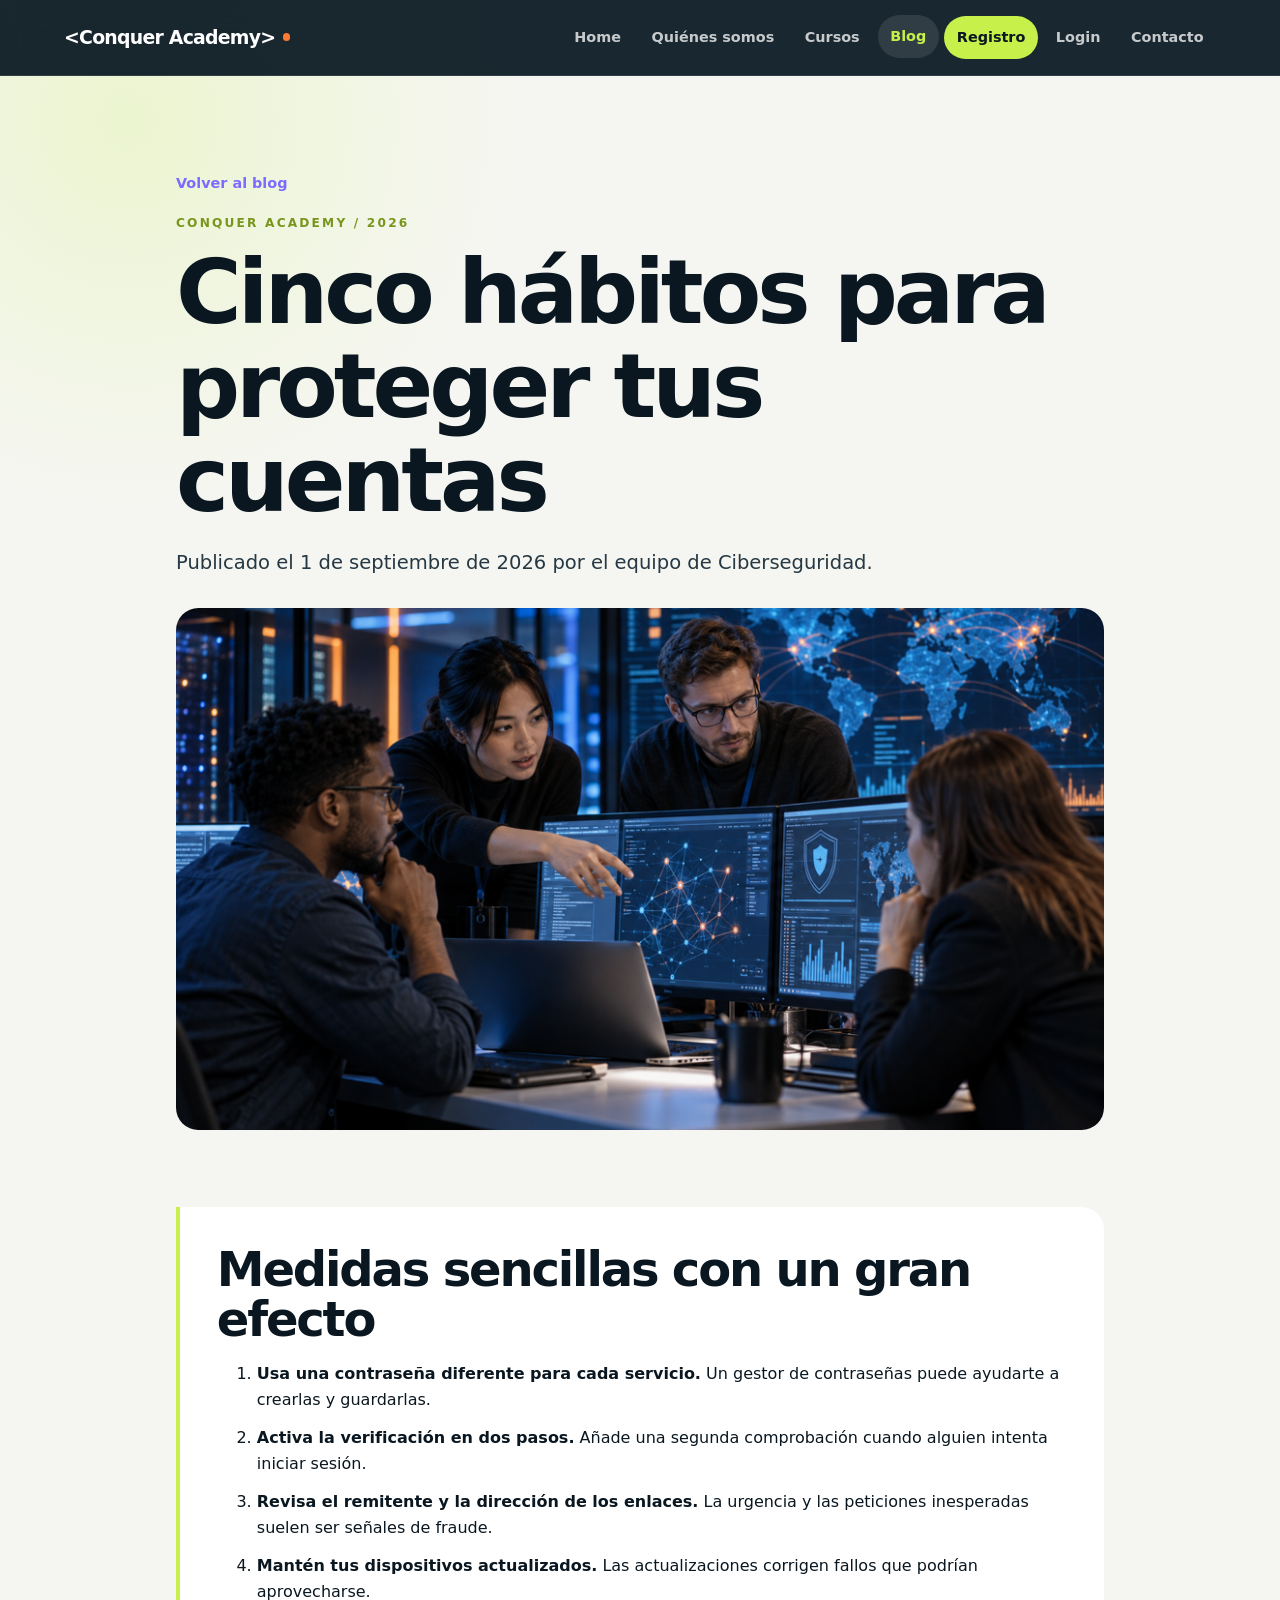
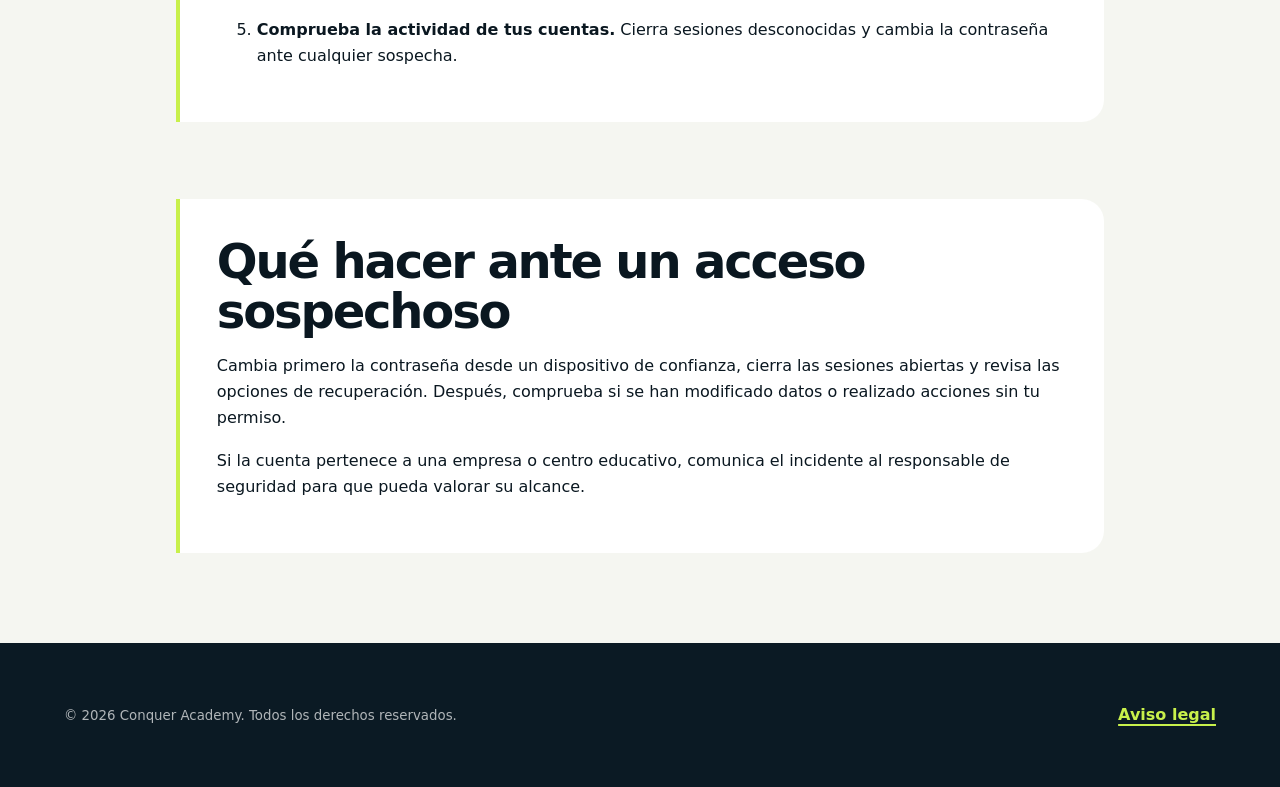
<file: paginas/blog/noticia-seguridad.html>
<!DOCTYPE html>
<html lang="es">
<head>
    <meta charset="UTF-8">
    <meta name="viewport" content="width=device-width, initial-scale=1.0">
    <meta name="description" content="Cinco hábitos sencillos para proteger tus cuentas y mejorar tu seguridad digital.">
    <title>Cinco hábitos para proteger tus cuentas | Conquer Academy</title>
    <link rel="icon" href="../../imagenes/favicon.svg" type="image/svg+xml">
    <link rel="stylesheet" href="../../estilos.css">
    <script src="../../interacciones.js" defer></script>
</head>
<body class="pagina-noticia">
    <header>
        <a href="../../index.html" aria-label="Ir a la página de inicio"><strong>&lt;Conquer Academy&gt;</strong></a>
        <nav aria-label="Navegación principal">
            <ul>
                <li><a href="../../index.html">Home</a></li>
                <li><a href="../quienes-somos.html">Quiénes somos</a></li>
                <li><a href="../cursos.html">Cursos</a></li>
                <li><a href="../blog.html" aria-current="page">Blog</a></li>
                <li><a href="../registro.html">Registro</a></li>
                <li><a href="../login.html">Login</a></li>
                <li><a href="../contacto.html">Contacto</a></li>
            </ul>
        </nav>
    </header>

    <main>
        <article>
            <header>
                <p><a href="../blog.html">Volver al blog</a></p>
                <h1>Cinco hábitos para proteger tus cuentas</h1>
                <p>Publicado el <time datetime="2026-09-01">1 de septiembre de 2026</time> por el equipo de Ciberseguridad.</p>
            </header>
            <img
                src="../../imagenes/ciberseguridad-960.png"
                srcset="../../imagenes/ciberseguridad-360.png 360w, ../../imagenes/ciberseguridad-960.png 960w"
                sizes="(max-width: 1000px) 360px, 960px"
                alt="Profesionales analizando información de seguridad digital"
            >

            <section>
                <h2>Medidas sencillas con un gran efecto</h2>
                <ol>
                    <li><strong>Usa una contraseña diferente para cada servicio.</strong> Un gestor de contraseñas puede ayudarte a crearlas y guardarlas.</li>
                    <li><strong>Activa la verificación en dos pasos.</strong> Añade una segunda comprobación cuando alguien intenta iniciar sesión.</li>
                    <li><strong>Revisa el remitente y la dirección de los enlaces.</strong> La urgencia y las peticiones inesperadas suelen ser señales de fraude.</li>
                    <li><strong>Mantén tus dispositivos actualizados.</strong> Las actualizaciones corrigen fallos que podrían aprovecharse.</li>
                    <li><strong>Comprueba la actividad de tus cuentas.</strong> Cierra sesiones desconocidas y cambia la contraseña ante cualquier sospecha.</li>
                </ol>
            </section>

            <section>
                <h2>Qué hacer ante un acceso sospechoso</h2>
                <p>Cambia primero la contraseña desde un dispositivo de confianza, cierra las sesiones abiertas y revisa las opciones de recuperación. Después, comprueba si se han modificado datos o realizado acciones sin tu permiso.</p>
                <p>Si la cuenta pertenece a una empresa o centro educativo, comunica el incidente al responsable de seguridad para que pueda valorar su alcance.</p>
            </section>
        </article>
    </main>

    <footer>
        <p><small>&copy; 2026 Conquer Academy. Todos los derechos reservados.</small></p>
        <p><a href="../aviso-legal.html">Aviso legal</a></p>
    </footer>
</body>
</html>
</file>
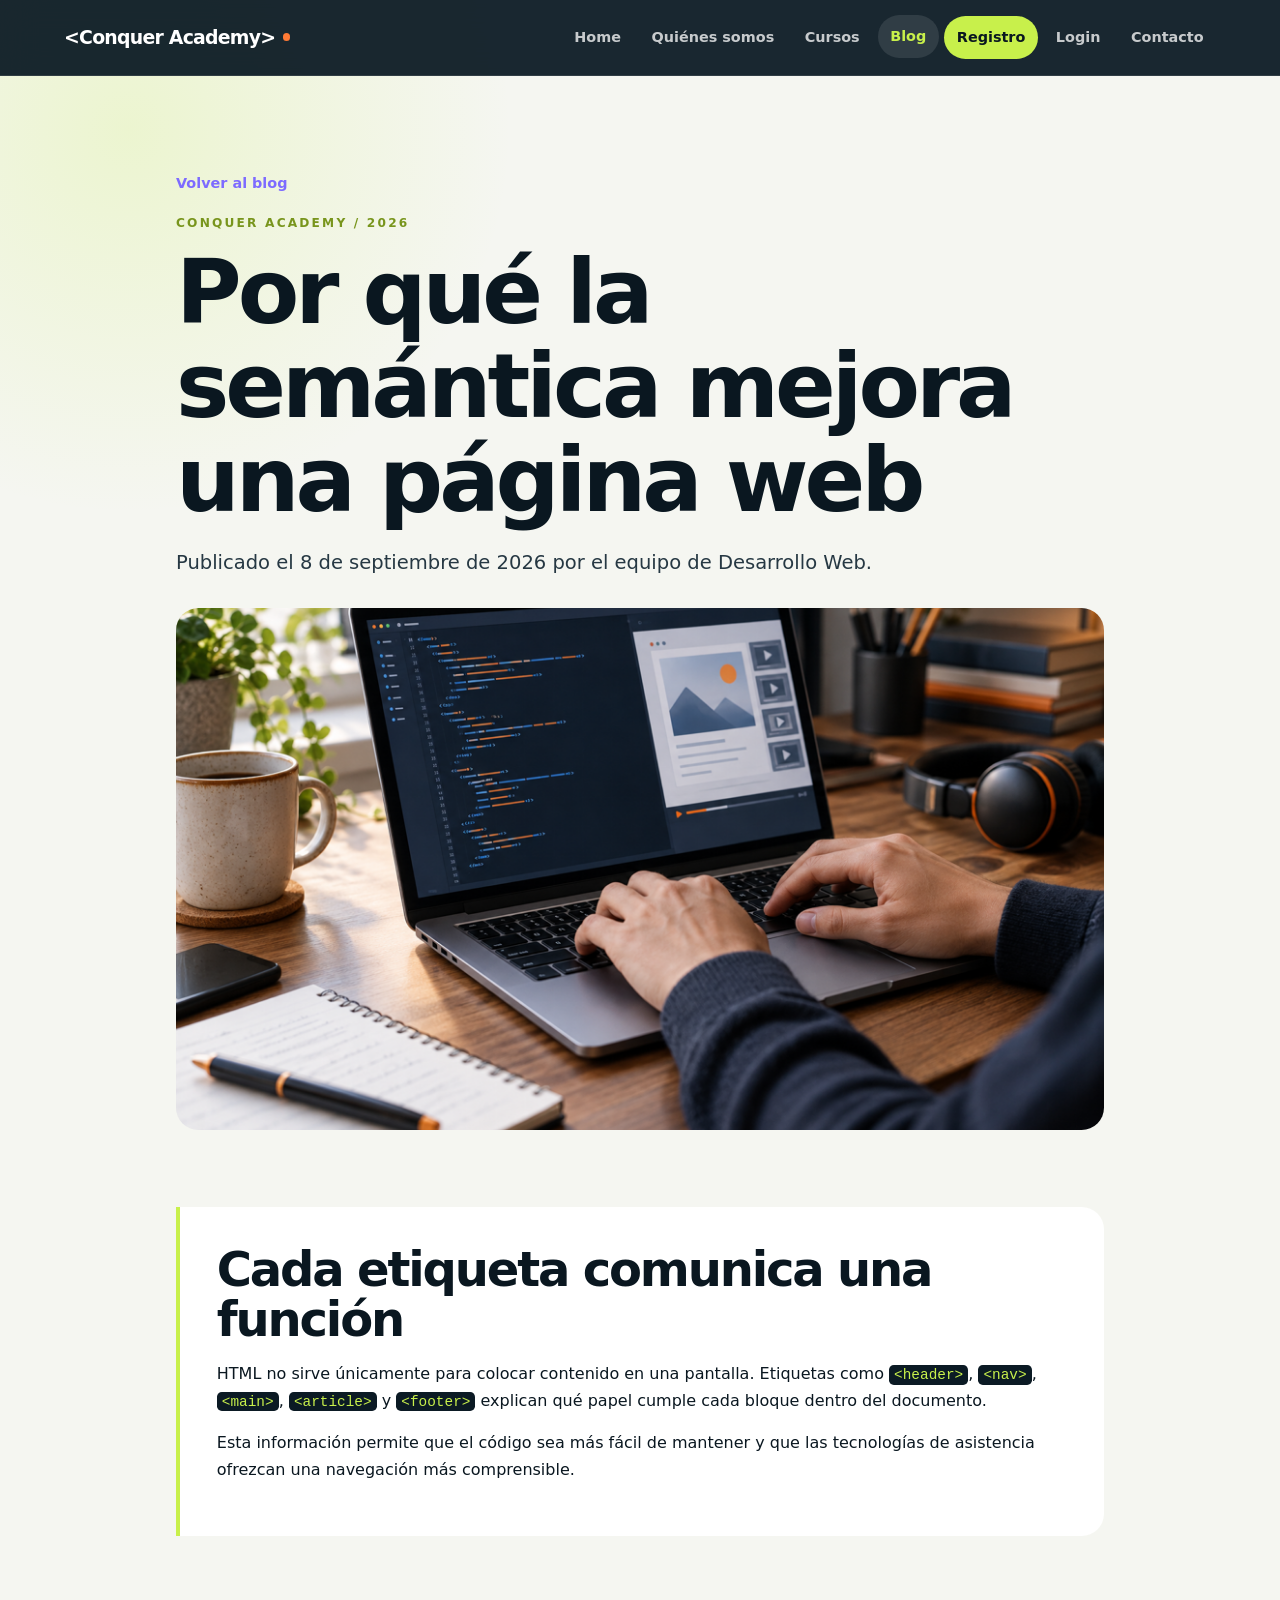
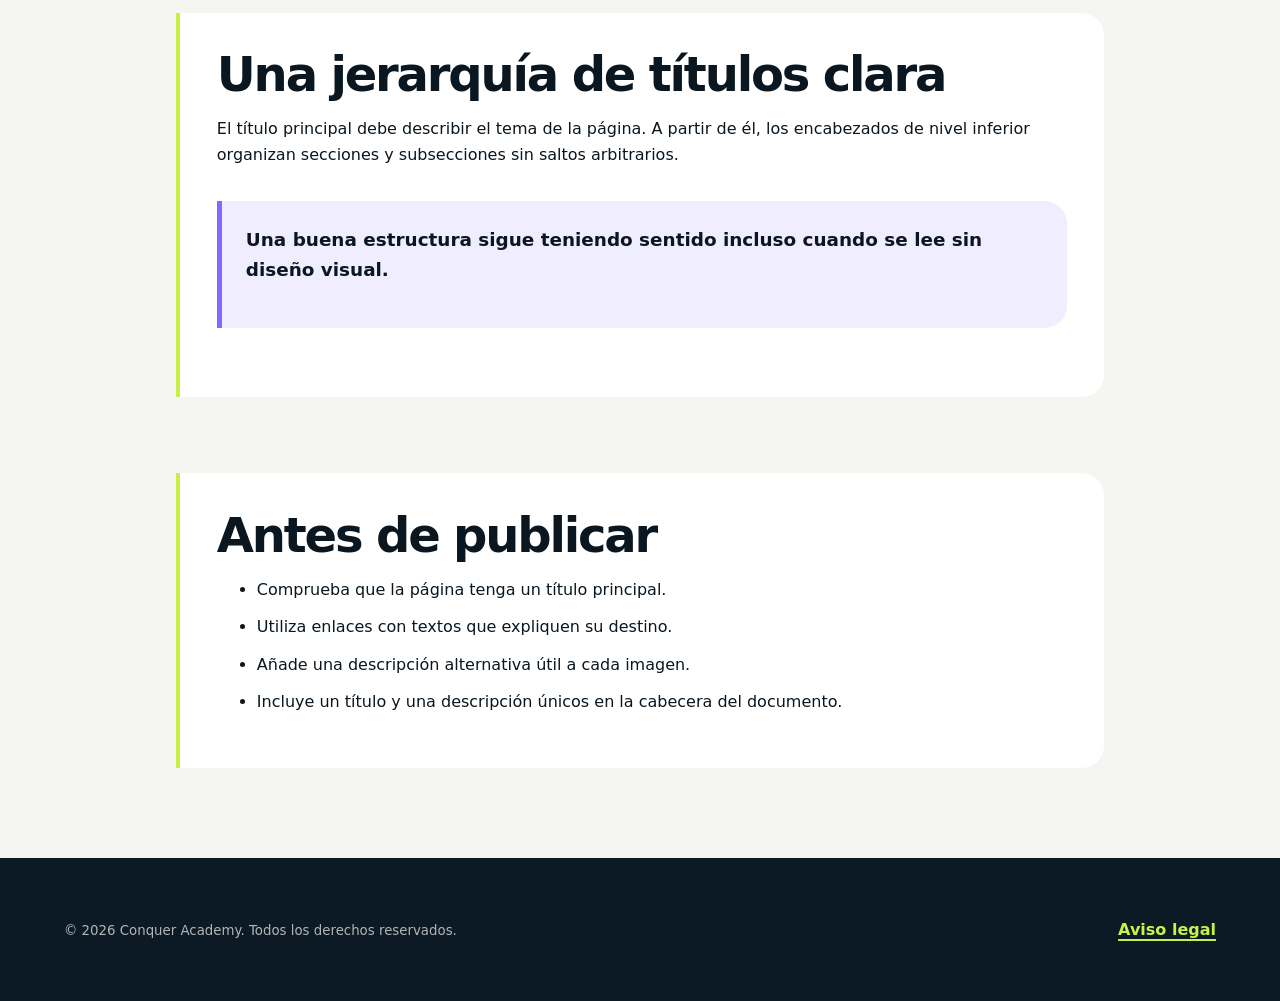
<file: paginas/blog/noticia-semantica.html>
<!DOCTYPE html>
<html lang="es">
<head>
    <meta charset="UTF-8">
    <meta name="viewport" content="width=device-width, initial-scale=1.0">
    <meta name="description" content="Descubre por qué el HTML semántico mejora la estructura, accesibilidad y comprensión de una página web.">
    <title>Por qué la semántica mejora una web | Conquer Academy</title>
    <link rel="icon" href="../../imagenes/favicon.svg" type="image/svg+xml">
    <link rel="stylesheet" href="../../estilos.css">
    <script src="../../interacciones.js" defer></script>
</head>
<body class="pagina-noticia">
    <header>
        <a href="../../index.html" aria-label="Ir a la página de inicio"><strong>&lt;Conquer Academy&gt;</strong></a>
        <nav aria-label="Navegación principal">
            <ul>
                <li><a href="../../index.html">Home</a></li>
                <li><a href="../quienes-somos.html">Quiénes somos</a></li>
                <li><a href="../cursos.html">Cursos</a></li>
                <li><a href="../blog.html" aria-current="page">Blog</a></li>
                <li><a href="../registro.html">Registro</a></li>
                <li><a href="../login.html">Login</a></li>
                <li><a href="../contacto.html">Contacto</a></li>
            </ul>
        </nav>
    </header>

    <main>
        <article>
            <header>
                <p><a href="../blog.html">Volver al blog</a></p>
                <h1>Por qué la semántica mejora una página web</h1>
                <p>Publicado el <time datetime="2026-09-08">8 de septiembre de 2026</time> por el equipo de Desarrollo Web.</p>
            </header>
            <img
                src="../../imagenes/desarrollo-web-960.png"
                srcset="../../imagenes/desarrollo-web-360.png 360w, ../../imagenes/desarrollo-web-960.png 960w"
                sizes="(max-width: 1000px) 360px, 960px"
                alt="Pantalla de un portátil con la estructura de una página web"
            >

            <section>
                <h2>Cada etiqueta comunica una función</h2>
                <p>HTML no sirve únicamente para colocar contenido en una pantalla. Etiquetas como <code>&lt;header&gt;</code>, <code>&lt;nav&gt;</code>, <code>&lt;main&gt;</code>, <code>&lt;article&gt;</code> y <code>&lt;footer&gt;</code> explican qué papel cumple cada bloque dentro del documento.</p>
                <p>Esta información permite que el código sea más fácil de mantener y que las tecnologías de asistencia ofrezcan una navegación más comprensible.</p>
            </section>

            <section>
                <h2>Una jerarquía de títulos clara</h2>
                <p>El título principal debe describir el tema de la página. A partir de él, los encabezados de nivel inferior organizan secciones y subsecciones sin saltos arbitrarios.</p>
                <blockquote>
                    <p>Una buena estructura sigue teniendo sentido incluso cuando se lee sin diseño visual.</p>
                </blockquote>
            </section>

            <section>
                <h2>Antes de publicar</h2>
                <ul>
                    <li>Comprueba que la página tenga un título principal.</li>
                    <li>Utiliza enlaces con textos que expliquen su destino.</li>
                    <li>Añade una descripción alternativa útil a cada imagen.</li>
                    <li>Incluye un título y una descripción únicos en la cabecera del documento.</li>
                </ul>
            </section>
        </article>
    </main>

    <footer>
        <p><small>&copy; 2026 Conquer Academy. Todos los derechos reservados.</small></p>
        <p><a href="../aviso-legal.html">Aviso legal</a></p>
    </footer>
</body>
</html>
</file>
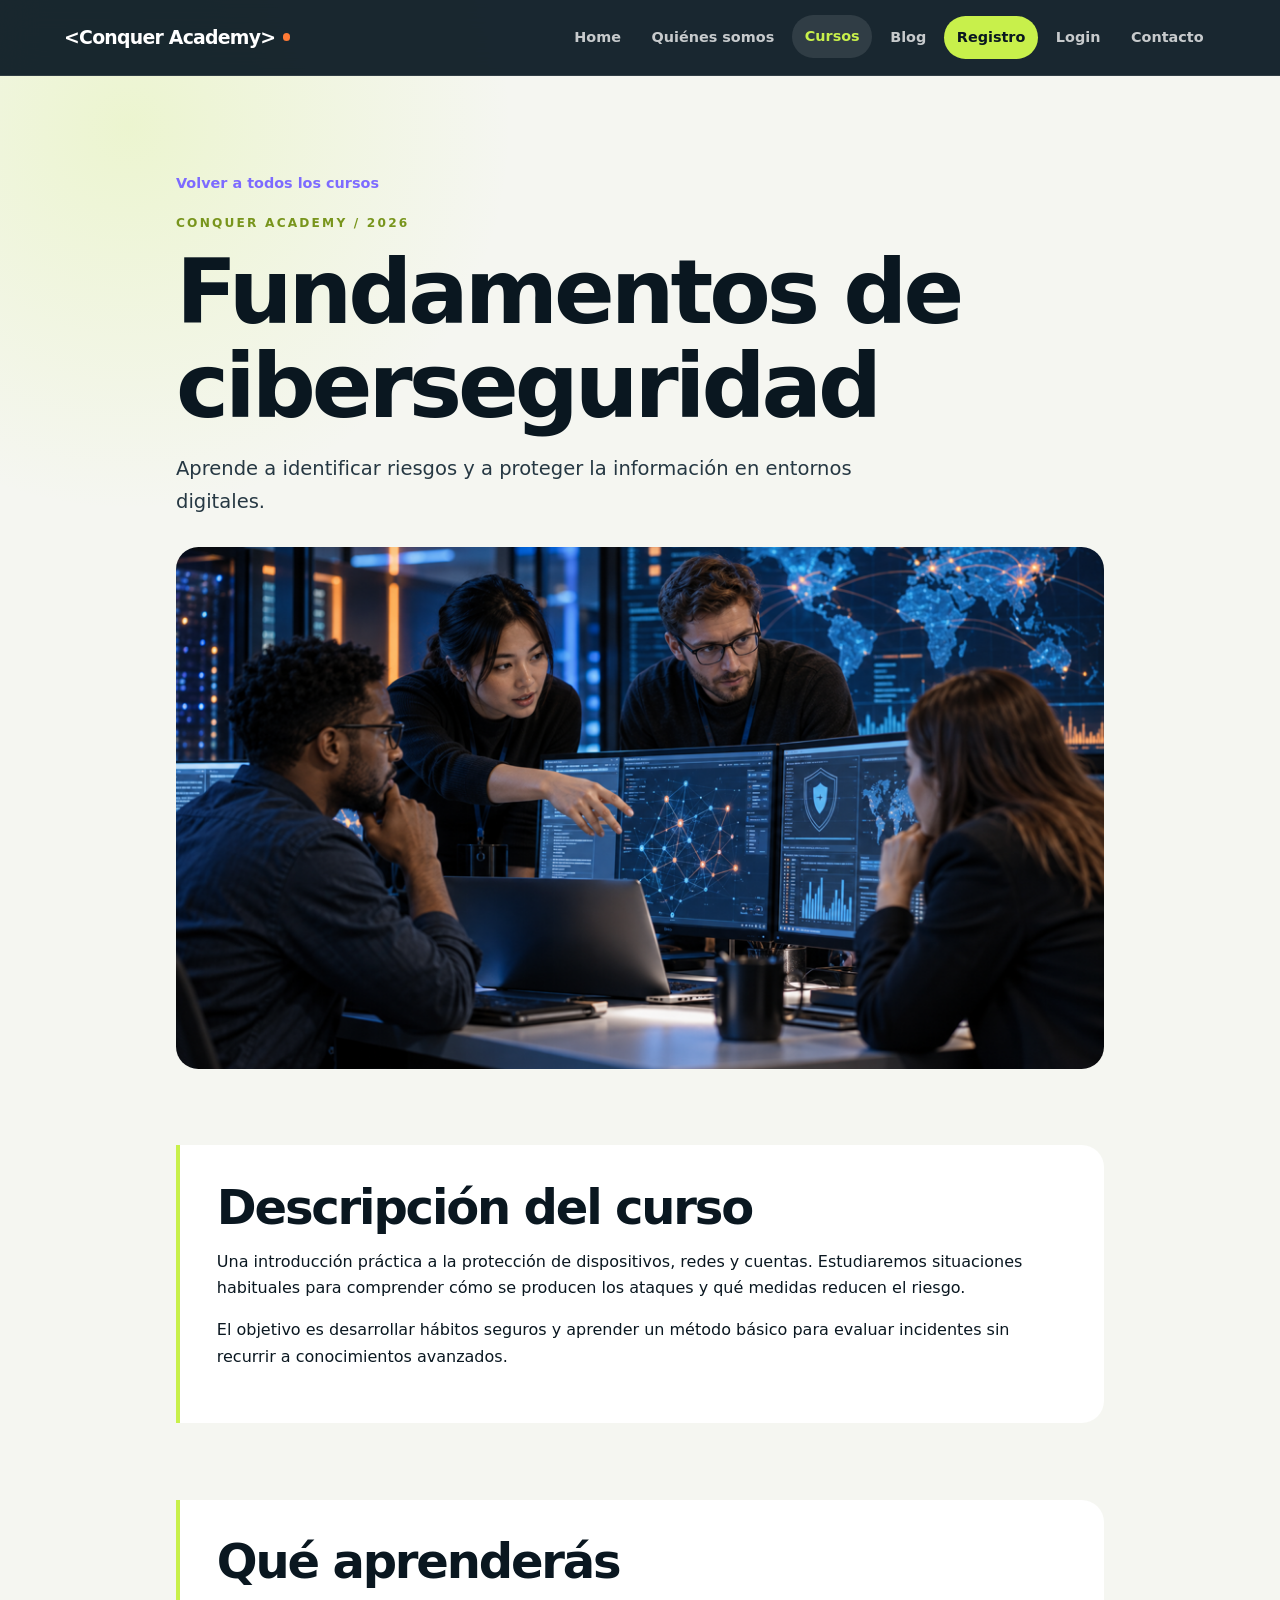
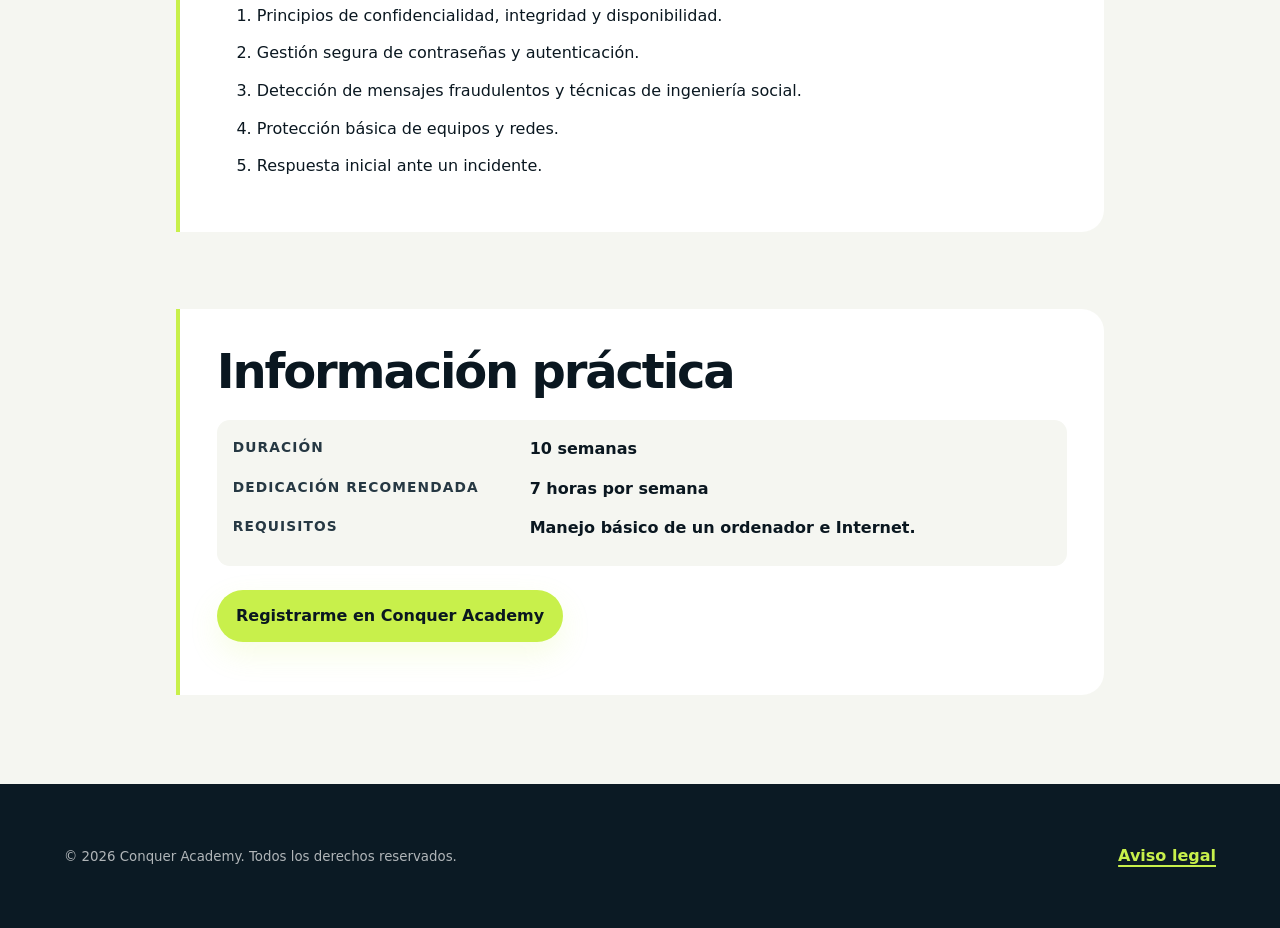
<file: paginas/cursos/curso-ciberseguridad.html>
<!DOCTYPE html>
<html lang="es">
<head>
    <meta charset="UTF-8">
    <meta name="viewport" content="width=device-width, initial-scale=1.0">
    <meta name="description" content="Información, contenidos y objetivos del curso Fundamentos de ciberseguridad de Conquer Academy.">
    <title>Curso de ciberseguridad | Conquer Academy</title>
    <link rel="icon" href="../../imagenes/favicon.svg" type="image/svg+xml">
    <link rel="stylesheet" href="../../estilos.css">
    <script src="../../interacciones.js" defer></script>
</head>
<body class="pagina-curso">
    <header>
        <a href="../../index.html" aria-label="Ir a la página de inicio"><strong>&lt;Conquer Academy&gt;</strong></a>
        <nav aria-label="Navegación principal">
            <ul>
                <li><a href="../../index.html">Home</a></li>
                <li><a href="../quienes-somos.html">Quiénes somos</a></li>
                <li><a href="../cursos.html" aria-current="page">Cursos</a></li>
                <li><a href="../blog.html">Blog</a></li>
                <li><a href="../registro.html">Registro</a></li>
                <li><a href="../login.html">Login</a></li>
                <li><a href="../contacto.html">Contacto</a></li>
            </ul>
        </nav>
    </header>

    <main>
        <article>
            <header>
                <p><a href="../cursos.html">Volver a todos los cursos</a></p>
                <h1>Fundamentos de ciberseguridad</h1>
                <p>Aprende a identificar riesgos y a proteger la información en entornos digitales.</p>
            </header>
            <img
                src="../../imagenes/ciberseguridad-960.png"
                srcset="../../imagenes/ciberseguridad-360.png 360w, ../../imagenes/ciberseguridad-960.png 960w"
                sizes="(max-width: 1000px) 360px, 960px"
                alt="Analistas revisando paneles de seguridad informática"
            >

            <section>
                <h2>Descripción del curso</h2>
                <p>Una introducción práctica a la protección de dispositivos, redes y cuentas. Estudiaremos situaciones habituales para comprender cómo se producen los ataques y qué medidas reducen el riesgo.</p>
                <p>El objetivo es desarrollar hábitos seguros y aprender un método básico para evaluar incidentes sin recurrir a conocimientos avanzados.</p>
            </section>

            <section>
                <h2>Qué aprenderás</h2>
                <ol>
                    <li>Principios de confidencialidad, integridad y disponibilidad.</li>
                    <li>Gestión segura de contraseñas y autenticación.</li>
                    <li>Detección de mensajes fraudulentos y técnicas de ingeniería social.</li>
                    <li>Protección básica de equipos y redes.</li>
                    <li>Respuesta inicial ante un incidente.</li>
                </ol>
            </section>

            <section>
                <h2>Información práctica</h2>
                <dl>
                    <dt>Duración</dt>
                    <dd>10 semanas</dd>
                    <dt>Dedicación recomendada</dt>
                    <dd>7 horas por semana</dd>
                    <dt>Requisitos</dt>
                    <dd>Manejo básico de un ordenador e Internet.</dd>
                </dl>
                <p><a href="../registro.html">Registrarme en Conquer Academy</a></p>
            </section>
        </article>
    </main>

    <footer>
        <p><small>&copy; 2026 Conquer Academy. Todos los derechos reservados.</small></p>
        <p><a href="../aviso-legal.html">Aviso legal</a></p>
    </footer>
</body>
</html>
</file>
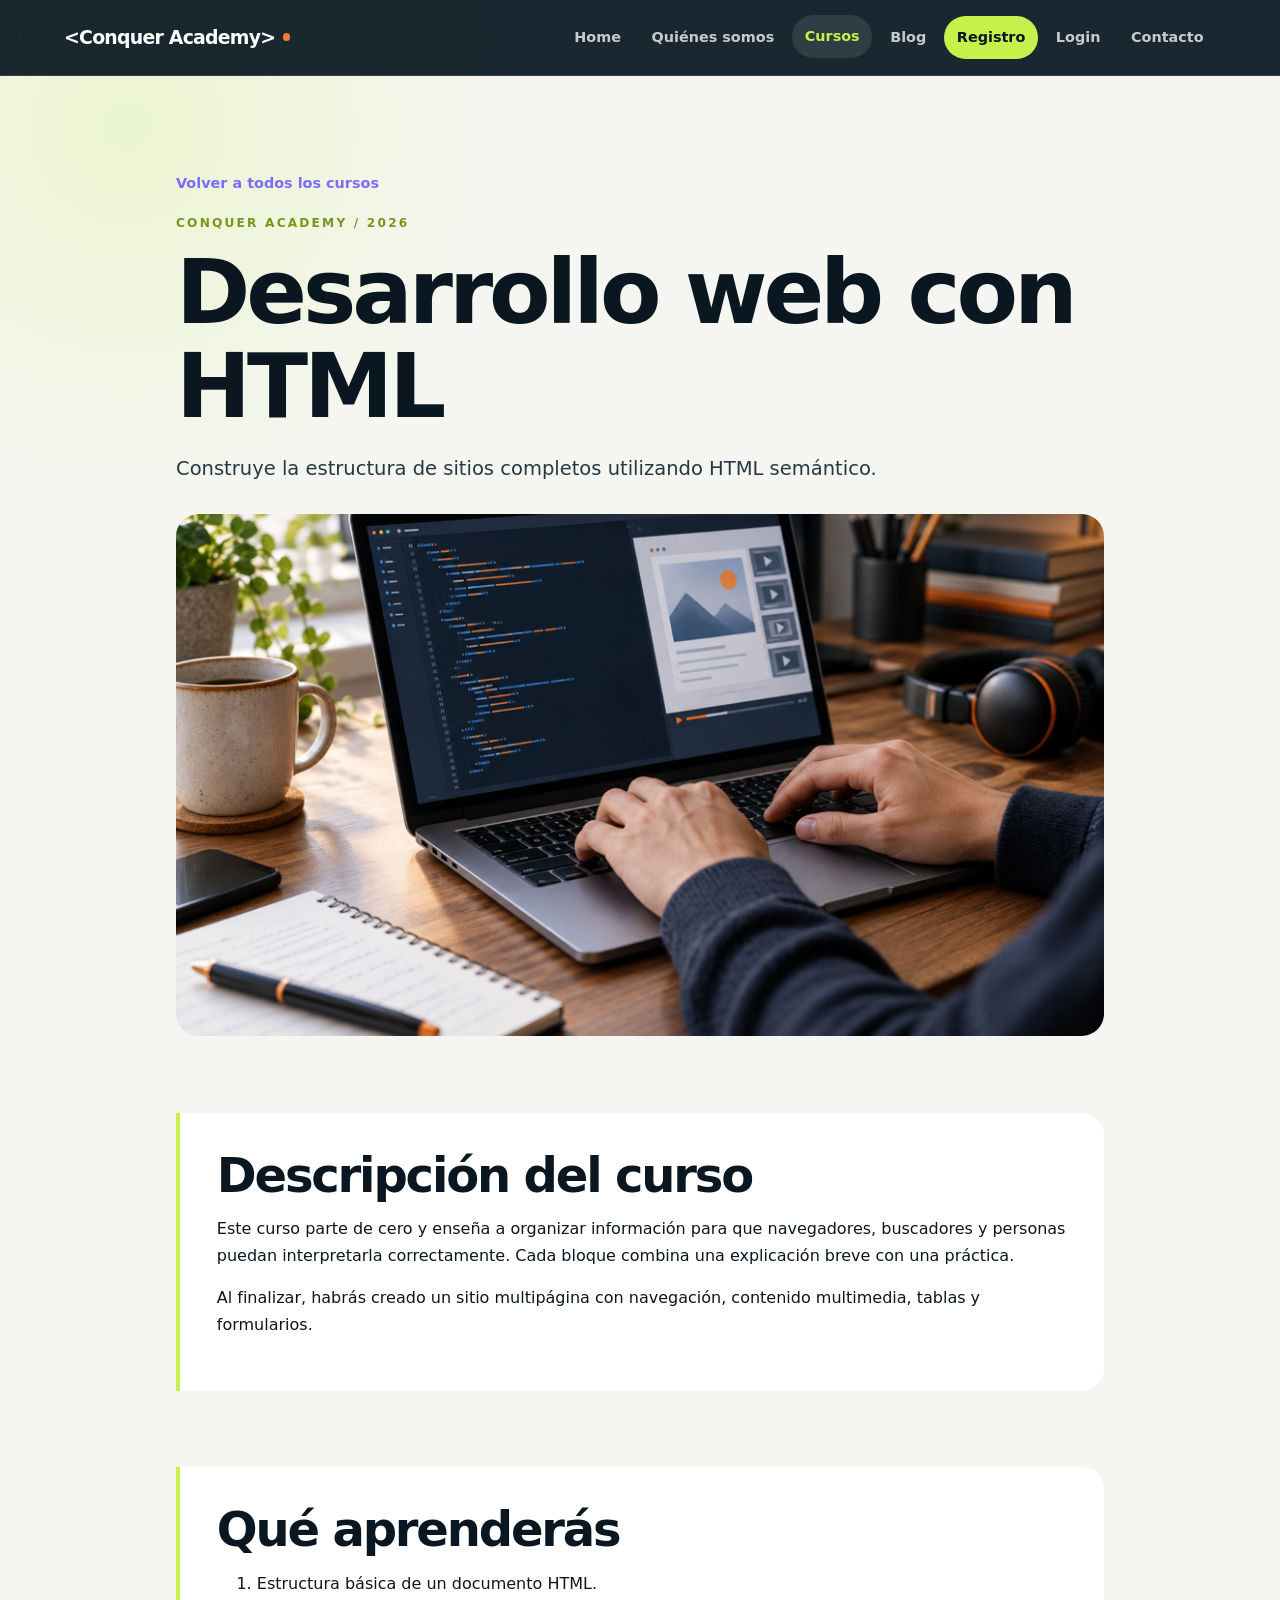
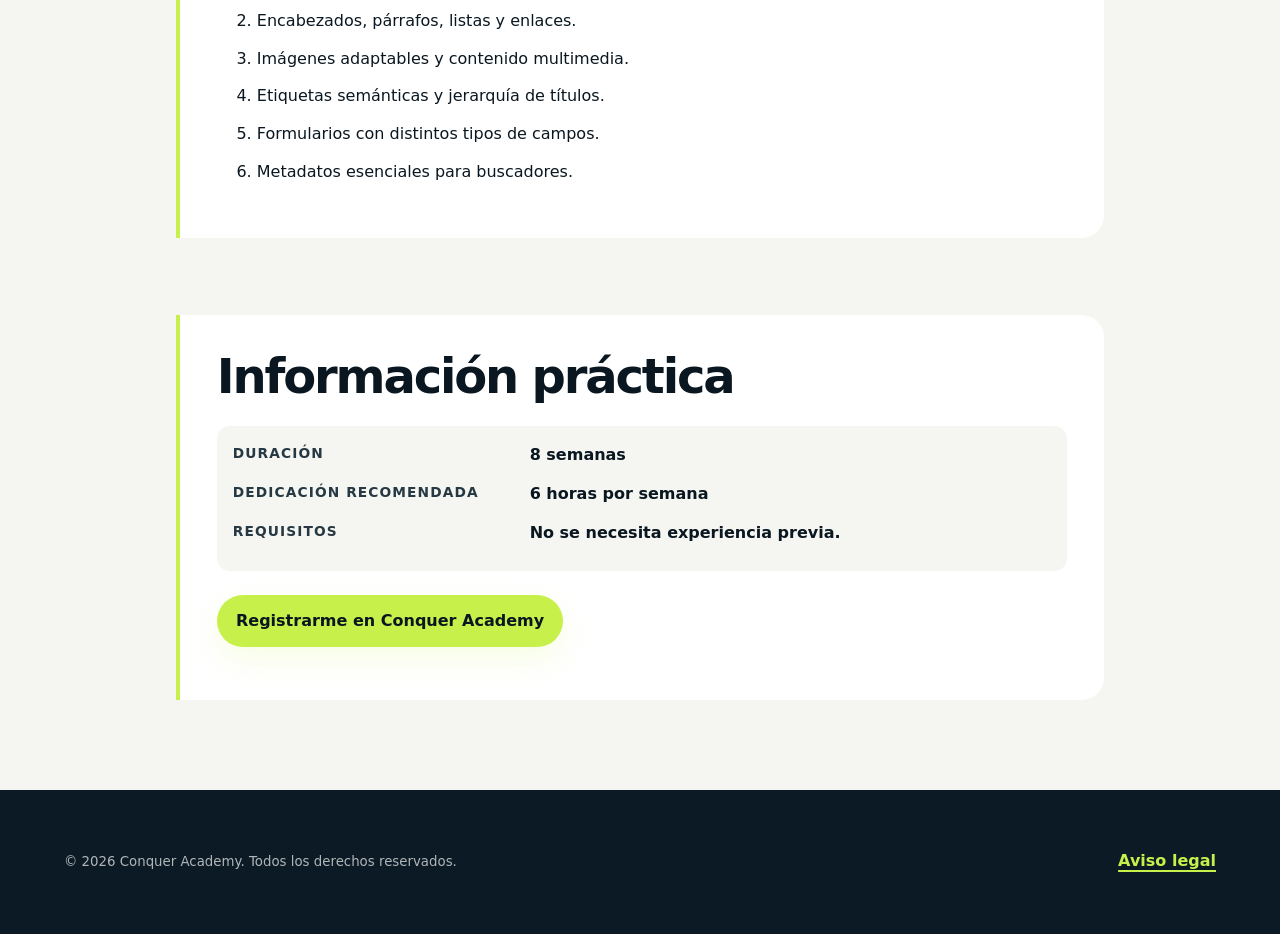
<file: paginas/cursos/curso-html.html>
<!DOCTYPE html>
<html lang="es">
<head>
    <meta charset="UTF-8">
    <meta name="viewport" content="width=device-width, initial-scale=1.0">
    <meta name="description" content="Información, contenidos y objetivos del curso Desarrollo web con HTML de Conquer Academy.">
    <title>Curso de HTML | Conquer Academy</title>
    <link rel="icon" href="../../imagenes/favicon.svg" type="image/svg+xml">
    <link rel="stylesheet" href="../../estilos.css">
    <script src="../../interacciones.js" defer></script>
</head>
<body class="pagina-curso">
    <header>
        <a href="../../index.html" aria-label="Ir a la página de inicio"><strong>&lt;Conquer Academy&gt;</strong></a>
        <nav aria-label="Navegación principal">
            <ul>
                <li><a href="../../index.html">Home</a></li>
                <li><a href="../quienes-somos.html">Quiénes somos</a></li>
                <li><a href="../cursos.html" aria-current="page">Cursos</a></li>
                <li><a href="../blog.html">Blog</a></li>
                <li><a href="../registro.html">Registro</a></li>
                <li><a href="../login.html">Login</a></li>
                <li><a href="../contacto.html">Contacto</a></li>
            </ul>
        </nav>
    </header>

    <main>
        <article>
            <header>
                <p><a href="../cursos.html">Volver a todos los cursos</a></p>
                <h1>Desarrollo web con HTML</h1>
                <p>Construye la estructura de sitios completos utilizando HTML semántico.</p>
            </header>
            <img
                src="../../imagenes/desarrollo-web-960.png"
                srcset="../../imagenes/desarrollo-web-360.png 360w, ../../imagenes/desarrollo-web-960.png 960w"
                sizes="(max-width: 1000px) 360px, 960px"
                alt="Portátil con un proyecto de desarrollo web abierto"
            >

            <section>
                <h2>Descripción del curso</h2>
                <p>Este curso parte de cero y enseña a organizar información para que navegadores, buscadores y personas puedan interpretarla correctamente. Cada bloque combina una explicación breve con una práctica.</p>
                <p>Al finalizar, habrás creado un sitio multipágina con navegación, contenido multimedia, tablas y formularios.</p>
            </section>

            <section>
                <h2>Qué aprenderás</h2>
                <ol>
                    <li>Estructura básica de un documento HTML.</li>
                    <li>Encabezados, párrafos, listas y enlaces.</li>
                    <li>Imágenes adaptables y contenido multimedia.</li>
                    <li>Etiquetas semánticas y jerarquía de títulos.</li>
                    <li>Formularios con distintos tipos de campos.</li>
                    <li>Metadatos esenciales para buscadores.</li>
                </ol>
            </section>

            <section>
                <h2>Información práctica</h2>
                <dl>
                    <dt>Duración</dt>
                    <dd>8 semanas</dd>
                    <dt>Dedicación recomendada</dt>
                    <dd>6 horas por semana</dd>
                    <dt>Requisitos</dt>
                    <dd>No se necesita experiencia previa.</dd>
                </dl>
                <p><a href="../registro.html">Registrarme en Conquer Academy</a></p>
            </section>
        </article>
    </main>

    <footer>
        <p><small>&copy; 2026 Conquer Academy. Todos los derechos reservados.</small></p>
        <p><a href="../aviso-legal.html">Aviso legal</a></p>
    </footer>
</body>
</html>
</file>
<file: estilos.css>
:root {
    --ink: #0a1720;
    --ink-soft: #263843;
    --paper: #f5f6f1;
    --paper-warm: #ebece4;
    --surface: #ffffff;
    --night: #0b1a24;
    --night-soft: #112733;
    --lime: #c8f04b;
    --lime-dark: #78951c;
    --orange: #ff7a35;
    --violet: #7d6bff;
    --line: rgba(10, 23, 32, 0.14);
    --shadow: 0 24px 70px rgba(10, 23, 32, 0.12);
    --radius-sm: 0.8rem;
    --radius-md: 1.4rem;
    --radius-lg: 2rem;
    --content: 72rem;
}

*,
*::before,
*::after {
    box-sizing: border-box;
}

html {
    scroll-behavior: smooth;
}

body {
    margin: 0;
    background:
        radial-gradient(circle at 10% 5%, rgba(200, 240, 75, 0.2), transparent 24rem),
        var(--paper);
    color: var(--ink);
    font-family: Inter, ui-sans-serif, system-ui, -apple-system, BlinkMacSystemFont, "Segoe UI", sans-serif;
    font-size: 1rem;
    line-height: 1.65;
    text-rendering: optimizeLegibility;
}

img,
iframe {
    display: block;
    max-width: 100%;
}

img {
    height: auto;
}

a {
    color: inherit;
    text-decoration-thickness: 0.1em;
    text-underline-offset: 0.22em;
}

a:focus-visible,
button:focus-visible,
input:focus-visible,
select:focus-visible,
textarea:focus-visible {
    outline: 3px solid var(--violet);
    outline-offset: 4px;
}

button,
input,
select,
textarea {
    font: inherit;
}

.skip-link {
    position: fixed;
    z-index: 100;
    top: 0.75rem;
    left: 0.75rem;
    padding: 0.75rem 1rem;
    border-radius: 999px;
    background: var(--lime);
    color: var(--ink);
    font-weight: 800;
    transform: translateY(-180%);
    transition: transform 180ms ease;
}

.skip-link:focus {
    transform: translateY(0);
}

body > header {
    position: sticky;
    z-index: 20;
    top: 0;
    display: flex;
    min-height: 4.75rem;
    align-items: center;
    justify-content: space-between;
    gap: 1rem;
    padding: 0.85rem max(1.1rem, calc((100vw - var(--content)) / 2));
    border-bottom: 1px solid rgba(255, 255, 255, 0.1);
    background: rgba(11, 26, 36, 0.94);
    color: #fff;
    backdrop-filter: blur(16px);
}

body > header > a {
    position: relative;
    z-index: 2;
    color: #fff;
    font-size: clamp(1rem, 3.5vw, 1.18rem);
    letter-spacing: -0.04em;
    text-decoration: none;
    white-space: nowrap;
}

body > header > a strong::first-letter {
    color: var(--lime);
}

body > header > a::after {
    display: inline-block;
    width: 0.48rem;
    height: 0.48rem;
    margin-left: 0.45rem;
    border-radius: 50%;
    background: var(--orange);
    content: "";
    vertical-align: 0.15em;
}

body > header nav ul {
    display: flex;
    margin: 0;
    padding: 0;
    align-items: center;
    gap: 0.35rem;
    list-style: none;
}

body > header nav a {
    display: block;
    padding: 0.62rem 0.78rem;
    border-radius: 999px;
    color: rgba(255, 255, 255, 0.76);
    font-size: 0.9rem;
    font-weight: 700;
    text-decoration: none;
    transition: background-color 180ms ease, color 180ms ease, transform 180ms ease;
}

body > header nav a:hover,
body > header nav a[aria-current="page"] {
    background: rgba(255, 255, 255, 0.1);
    color: var(--lime);
    transform: translateY(-1px);
}

body > header nav a[href$="registro.html"] {
    background: var(--lime);
    color: var(--ink);
}

body > header nav a[href$="registro.html"]:hover,
body > header nav a[href$="registro.html"][aria-current="page"] {
    background: #dafe6b;
    color: var(--ink);
}

.menu-toggle {
    display: inline-grid;
    width: 2.8rem;
    height: 2.8rem;
    padding: 0;
    border: 1px solid rgba(255, 255, 255, 0.22);
    border-radius: 50%;
    background: transparent;
    color: #fff;
    cursor: pointer;
    place-items: center;
}

.menu-toggle::before {
    width: 1.1rem;
    height: 0.8rem;
    border-top: 2px solid currentColor;
    border-bottom: 2px solid currentColor;
    content: "";
}

.menu-toggle:hover {
    border-color: var(--lime);
    color: var(--lime);
}

.js-ready body > header nav {
    position: absolute;
    top: calc(100% + 0.5rem);
    right: 1rem;
    left: 1rem;
    display: none;
    padding: 0.8rem;
    border: 1px solid rgba(255, 255, 255, 0.1);
    border-radius: var(--radius-md);
    background: var(--night-soft);
    box-shadow: var(--shadow);
}

.js-ready body > header nav.is-open {
    display: block;
}

.js-ready body > header nav ul {
    align-items: stretch;
    flex-direction: column;
}

.js-ready body > header nav a {
    text-align: center;
}

main {
    width: min(calc(100% - 2rem), var(--content));
    margin-inline: auto;
    padding-block: clamp(2.6rem, 7vw, 6rem);
}

h1,
h2,
h3 {
    margin-top: 0;
    color: var(--ink);
    font-family: "Arial Black", Inter, ui-sans-serif, system-ui, sans-serif;
    line-height: 1.05;
    letter-spacing: -0.045em;
}

h1 {
    max-width: 15ch;
    margin-bottom: 1.25rem;
    font-size: clamp(2.45rem, 9vw, 5.6rem);
}

h2 {
    margin-bottom: 1rem;
    font-size: clamp(1.75rem, 5.5vw, 3rem);
}

h3 {
    margin-bottom: 0.7rem;
    font-size: clamp(1.2rem, 3vw, 1.55rem);
}

p {
    margin-top: 0;
}

main > p,
main > h1 + p,
article > header > p {
    max-width: 46rem;
    color: var(--ink-soft);
    font-size: clamp(1.03rem, 2vw, 1.22rem);
}

main > h1::before,
main > article > header h1::before {
    display: block;
    margin-bottom: 0.95rem;
    color: var(--lime-dark);
    content: "CONQUER ACADEMY / 2026";
    font-family: Inter, ui-sans-serif, system-ui, sans-serif;
    font-size: 0.76rem;
    font-weight: 900;
    letter-spacing: 0.18em;
}

main > section,
main > article > section {
    margin-top: clamp(2rem, 6vw, 5rem);
}

main a:not(body > header a, body > footer a) {
    font-weight: 800;
    transition: color 180ms ease;
}

main a:not(body > header a, body > footer a):hover {
    color: var(--violet);
}

.inicio main {
    width: min(calc(100% - 1.5rem), 76rem);
}

.inicio main > section:first-child {
    position: relative;
    display: grid;
    overflow: hidden;
    padding: clamp(1.45rem, 5vw, 4.25rem);
    border-radius: var(--radius-lg);
    background:
        linear-gradient(135deg, rgba(125, 107, 255, 0.2), transparent 38%),
        var(--night);
    color: #fff;
    box-shadow: var(--shadow);
}

.inicio main > section:first-child::after {
    position: absolute;
    right: -5rem;
    bottom: -5rem;
    width: 13rem;
    height: 13rem;
    border: 2.8rem solid rgba(200, 240, 75, 0.11);
    border-radius: 50%;
    content: "";
}

.inicio main > section:first-child h1 {
    color: #fff;
}

.inicio main > section:first-child h1::before {
    display: block;
    margin-bottom: 1rem;
    color: var(--lime);
    content: "APRENDE · CREA · AVANZA";
    font-family: Inter, ui-sans-serif, system-ui, sans-serif;
    font-size: 0.72rem;
    font-weight: 900;
    letter-spacing: 0.2em;
}

.inicio main > section:first-child img {
    width: 100%;
    margin-block: 1.25rem;
    border-radius: calc(var(--radius-lg) - 0.5rem);
    aspect-ratio: 4 / 3;
    object-fit: cover;
}

.inicio main > section:first-child p {
    position: relative;
    z-index: 1;
    max-width: 42rem;
    color: rgba(255, 255, 255, 0.76);
    font-size: 1.04rem;
}

.inicio main > section:first-child p:last-child a,
main > article > section:last-child > p:last-child a,
.pagina-cursos main > section > p:last-child a {
    display: inline-flex;
    min-height: 3.25rem;
    padding: 0.8rem 1.2rem;
    align-items: center;
    justify-content: center;
    border-radius: 999px;
    background: var(--lime);
    color: var(--ink);
    text-decoration: none;
    box-shadow: 0 12px 30px rgba(200, 240, 75, 0.15);
    transition: background-color 180ms ease, transform 180ms ease;
}

.inicio main > section:first-child p:last-child a:hover,
main > article > section:last-child > p:last-child a:hover,
.pagina-cursos main > section > p:last-child a:hover {
    background: #dafe6b;
    color: var(--ink);
    transform: translateY(-3px);
}

.inicio main > section:not(:first-child) {
    padding: clamp(1.4rem, 4vw, 2.6rem);
    border: 1px solid var(--line);
    border-radius: var(--radius-lg);
    background: rgba(255, 255, 255, 0.74);
}

.inicio main > section:nth-child(2) {
    background: var(--lime);
}

.inicio main > section:nth-child(2) p {
    max-width: 56rem;
}

.inicio main > section:nth-child(3),
.inicio main > section:nth-child(4),
.pagina-blog main > section {
    display: grid;
    gap: 1rem;
}

.inicio main > section:nth-child(3) > h2,
.inicio main > section:nth-child(4) > h2,
.inicio main > section:nth-child(3) > p:last-child,
.inicio main > section:nth-child(4) > p:last-child,
.pagina-blog main > section > h2 {
    grid-column: 1 / -1;
}

.inicio article,
.pagina-blog main article {
    display: flex;
    min-height: 17rem;
    padding: 1.4rem;
    border: 1px solid var(--line);
    border-radius: var(--radius-md);
    background: var(--surface);
    box-shadow: 0 12px 35px rgba(10, 23, 32, 0.06);
    flex-direction: column;
    transition: border-color 180ms ease, transform 180ms ease, box-shadow 180ms ease;
}

.inicio article:hover,
.pagina-blog main article:hover {
    border-color: rgba(125, 107, 255, 0.5);
    box-shadow: 0 18px 45px rgba(10, 23, 32, 0.1);
    transform: translateY(-4px);
}

.inicio article p:last-child,
.pagina-blog main article p:last-child {
    margin-top: auto;
}

.pagina-cursos main > section,
.pagina-equipo main > section,
.pagina-contacto main > section,
.pagina-legal main > section {
    overflow: hidden;
    padding: clamp(1.35rem, 4vw, 2.5rem);
    border: 1px solid var(--line);
    border-radius: var(--radius-lg);
    background: var(--surface);
    box-shadow: 0 15px 44px rgba(10, 23, 32, 0.06);
}

.pagina-cursos main > section img,
.pagina-blog main article img,
.pagina-equipo main img,
main > article > img {
    width: 100%;
    margin-block: 1.25rem;
    border-radius: var(--radius-md);
    aspect-ratio: 16 / 9;
    object-fit: cover;
}

.pagina-cursos main dl,
main > article dl {
    display: grid;
    margin-block: 1.5rem;
    padding: 1rem;
    border-radius: var(--radius-sm);
    background: var(--paper);
    gap: 0.25rem 1rem;
    grid-template-columns: minmax(7rem, 0.7fr) 1.3fr;
}

dt {
    color: var(--ink-soft);
    font-size: 0.86rem;
    font-weight: 800;
    letter-spacing: 0.08em;
    text-transform: uppercase;
}

dd {
    margin: 0 0 0.55rem;
    font-weight: 700;
}

.pagina-equipo main > section:nth-of-type(2) ul {
    display: grid;
    padding: 0;
    gap: 0.75rem;
    list-style: none;
}

.pagina-equipo main > section:nth-of-type(2) li {
    position: relative;
    padding: 1rem 1rem 1rem 3.2rem;
    border-radius: var(--radius-sm);
    background: var(--paper);
}

.pagina-equipo main > section:nth-of-type(2) li::before {
    position: absolute;
    top: 0.95rem;
    left: 1rem;
    display: grid;
    width: 1.45rem;
    height: 1.45rem;
    border-radius: 50%;
    background: var(--lime);
    content: "✓";
    font-size: 0.85rem;
    font-weight: 900;
    place-items: center;
}

.pagina-equipo main article {
    padding: 1rem 0;
    border-top: 1px solid var(--line);
}

.pagina-blog main article img {
    order: -1;
    margin-top: 0;
}

main > article {
    max-width: 58rem;
    margin-inline: auto;
}

main > article > header {
    margin-bottom: 1.8rem;
}

main > article > header > p:first-child a {
    color: var(--violet);
    font-size: 0.9rem;
    text-decoration: none;
}

main > article > section {
    padding: clamp(1.3rem, 3.5vw, 2.3rem);
    border-left: 4px solid var(--lime);
    border-radius: 0 var(--radius-md) var(--radius-md) 0;
    background: var(--surface);
}

main > article li + li {
    margin-top: 0.7rem;
}

blockquote {
    margin: 2rem 0;
    padding: 1.5rem;
    border-radius: 0 var(--radius-md) var(--radius-md) 0;
    border-left: 5px solid var(--violet);
    background: #f0edff;
    font-size: 1.15rem;
    font-weight: 700;
}

code {
    padding: 0.12em 0.35em;
    border-radius: 0.3rem;
    background: var(--night);
    color: var(--lime);
    font-size: 0.9em;
}

form {
    max-width: 48rem;
    padding: clamp(1.2rem, 4vw, 2.4rem);
    border: 1px solid var(--line);
    border-radius: var(--radius-lg);
    background: var(--surface);
    box-shadow: var(--shadow);
}

fieldset {
    margin: 0 0 1.25rem;
    padding: 0;
    border: 0;
}

legend {
    margin-bottom: 1rem;
    font-size: 1.3rem;
    font-weight: 900;
}

label {
    display: inline-block;
    margin-bottom: 0.35rem;
    color: var(--ink-soft);
    font-size: 0.9rem;
    font-weight: 800;
}

input:not([type="checkbox"], [type="radio"]),
select,
textarea {
    width: 100%;
    padding: 0.8rem 0.95rem;
    border: 1px solid rgba(10, 23, 32, 0.24);
    border-radius: 0.7rem;
    background: #fbfcf9;
    color: var(--ink);
    transition: border-color 160ms ease, box-shadow 160ms ease;
}

input:not([type="checkbox"], [type="radio"]):hover,
select:hover,
textarea:hover {
    border-color: var(--violet);
}

input:not([type="checkbox"], [type="radio"]):focus,
select:focus,
textarea:focus {
    border-color: var(--violet);
    box-shadow: 0 0 0 4px rgba(125, 107, 255, 0.14);
    outline: 0;
}

textarea {
    min-height: 9rem;
    resize: vertical;
}

input[type="checkbox"] {
    width: 1.1rem;
    height: 1.1rem;
    margin-right: 0.35rem;
    accent-color: var(--violet);
}

button[type="submit"],
button[type="reset"] {
    min-height: 3rem;
    padding: 0.72rem 1.15rem;
    border: 0;
    border-radius: 999px;
    font-weight: 900;
    cursor: pointer;
    transition: transform 180ms ease, filter 180ms ease;
}

button[type="submit"] {
    background: var(--lime);
    color: var(--ink);
}

button[type="reset"] {
    background: var(--night);
    color: #fff;
}

button[type="submit"]:hover,
button[type="reset"]:hover {
    filter: brightness(1.05);
    transform: translateY(-2px);
}

.form-status {
    margin-top: 1rem;
    padding: 0.9rem 1rem;
    border-radius: var(--radius-sm);
    background: #ebf7c7;
    color: #304000;
    font-weight: 800;
}

.pagina-contacto address {
    font-style: normal;
}

.pagina-contacto iframe {
    width: 100%;
    border: 0;
    border-radius: var(--radius-md);
    box-shadow: var(--shadow);
}

.pagina-login main,
.pagina-registro main {
    max-width: 58rem;
}

.pagina-login form,
.pagina-registro form {
    margin-top: 2rem;
}

body > footer {
    display: grid;
    min-height: 9rem;
    padding: 2rem max(1.1rem, calc((100vw - var(--content)) / 2));
    align-items: center;
    background: var(--night);
    color: rgba(255, 255, 255, 0.68);
    gap: 0.5rem;
}

body > footer p {
    margin: 0;
}

body > footer a {
    color: var(--lime);
    font-weight: 800;
}

@media (min-width: 44rem) {
    .inicio main > section:nth-child(3),
    .inicio main > section:nth-child(4),
    .pagina-blog main > section {
        grid-template-columns: repeat(2, minmax(0, 1fr));
    }

    .pagina-cursos main > section {
        display: grid;
        align-items: start;
        column-gap: 2rem;
        grid-template-columns: minmax(0, 1.1fr) minmax(15rem, 0.9fr);
    }

    .pagina-cursos main > section h2,
    .pagina-cursos main > section > p,
    .pagina-cursos main > section dl {
        grid-column: 1;
    }

    .pagina-cursos main > section img {
        margin: 0;
        grid-column: 2;
        grid-row: 1 / span 5;
    }

    .pagina-equipo main > section:nth-of-type(2) ul {
        grid-template-columns: repeat(2, minmax(0, 1fr));
    }

    body > footer {
        grid-template-columns: 1fr auto;
    }
}

@media (min-width: 64rem) {
    .menu-toggle {
        display: none;
    }

    .js-ready body > header nav,
    body > header nav {
        position: static;
        display: block;
        padding: 0;
        border: 0;
        background: transparent;
        box-shadow: none;
    }

    .js-ready body > header nav ul,
    body > header nav ul {
        flex-direction: row;
    }

    .inicio main > section:first-child {
        min-height: 38rem;
        align-items: center;
        column-gap: clamp(2rem, 5vw, 5rem);
        grid-template-columns: minmax(0, 0.9fr) minmax(28rem, 1.1fr);
    }

    .inicio main > section:first-child h1,
    .inicio main > section:first-child p {
        grid-column: 1;
    }

    .inicio main > section:first-child h1 {
        align-self: end;
    }

    .inicio main > section:first-child img {
        height: 100%;
        margin: 0;
        grid-column: 2;
        grid-row: 1 / span 3;
    }

    .inicio main > section:first-child p:last-child {
        align-self: start;
    }

    .pagina-equipo main > section:first-of-type {
        display: grid;
        align-items: center;
        gap: 2.5rem;
        grid-template-columns: 1fr 1fr;
    }

    .pagina-equipo main > section:first-of-type img {
        margin: 0;
        grid-column: 2;
        grid-row: 1 / span 3;
    }

    .pagina-contacto main {
        display: grid;
        gap: 2rem;
        grid-template-columns: 0.8fr 1.2fr;
    }

    .pagina-contacto main > h1 {
        grid-column: 1 / -1;
    }

    .pagina-contacto main > section {
        margin-top: 0;
    }

    .pagina-contacto main > section:last-child {
        grid-column: 1 / -1;
    }
}

@media (prefers-reduced-motion: reduce) {
    *,
    *::before,
    *::after {
        scroll-behavior: auto !important;
        transition-duration: 0.01ms !important;
    }
}
</file>
